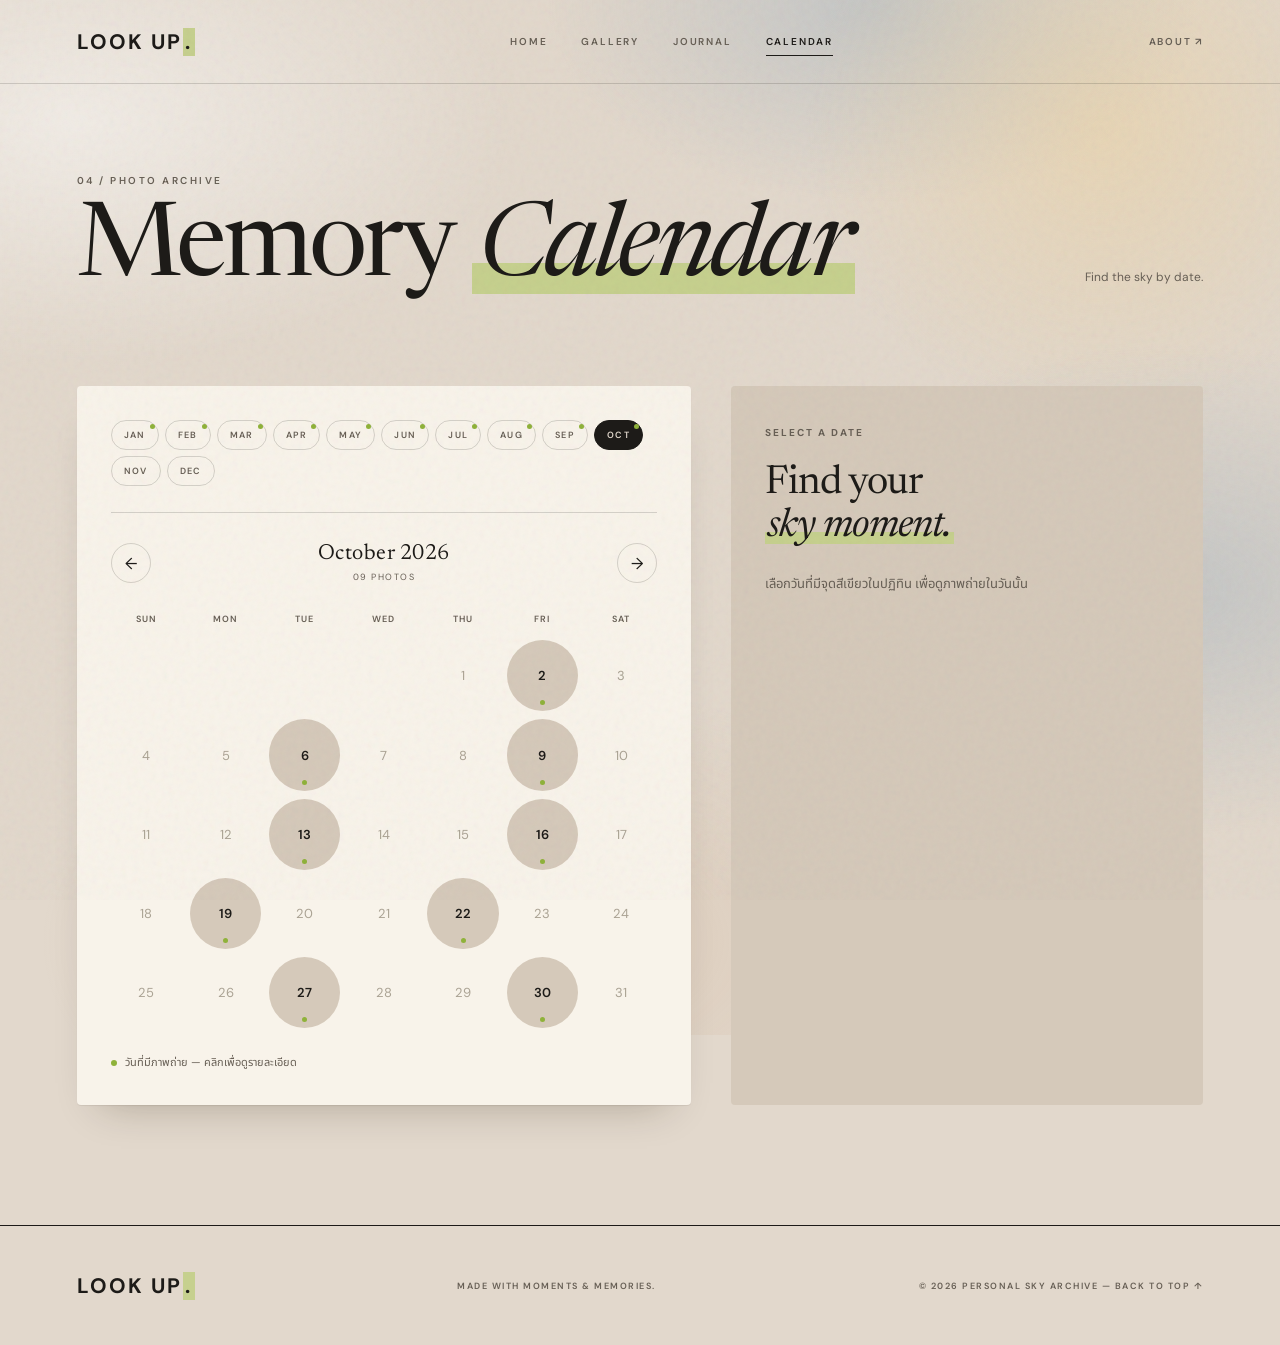
<file: calendar.html>
<!DOCTYPE html>
<html lang="th">
<head>
  <meta charset="UTF-8">
  <meta name="viewport" content="width=device-width, initial-scale=1.0">
  <meta name="description" content="Memory Calendar — ค้นหาภาพถ่ายท้องฟ้าตามวันที่">
  <title>Calendar | LOOK UP.</title>
  <link rel="preconnect" href="https://fonts.googleapis.com">
  <link rel="preconnect" href="https://fonts.gstatic.com" crossorigin>
  <link href="https://fonts.googleapis.com/css2?family=DM+Sans:wght@400;500;600;700&family=Mali:wght@400;500;600&family=Newsreader:ital,opsz,wght@0,6..72,400;0,6..72,500;1,6..72,400;1,6..72,500&family=Noto+Sans+Thai:wght@400;500;600&display=swap" rel="stylesheet">
  <link rel="stylesheet" href="styles.css">
    <style>
    #m-1:checked ~ .calendar-layout .month-1 { display: block; }
    #m-1:checked ~ .calendar-layout .month-chips label[for="m-1"] { background: var(--ink); border-color: var(--ink); color: var(--paper); }
    #m-1:focus-visible ~ .calendar-layout .month-chips label[for="m-1"] { outline: 2px solid var(--ink); outline-offset: 3px; }
    #m-2:checked ~ .calendar-layout .month-2 { display: block; }
    #m-2:checked ~ .calendar-layout .month-chips label[for="m-2"] { background: var(--ink); border-color: var(--ink); color: var(--paper); }
    #m-2:focus-visible ~ .calendar-layout .month-chips label[for="m-2"] { outline: 2px solid var(--ink); outline-offset: 3px; }
    #m-3:checked ~ .calendar-layout .month-3 { display: block; }
    #m-3:checked ~ .calendar-layout .month-chips label[for="m-3"] { background: var(--ink); border-color: var(--ink); color: var(--paper); }
    #m-3:focus-visible ~ .calendar-layout .month-chips label[for="m-3"] { outline: 2px solid var(--ink); outline-offset: 3px; }
    #m-4:checked ~ .calendar-layout .month-4 { display: block; }
    #m-4:checked ~ .calendar-layout .month-chips label[for="m-4"] { background: var(--ink); border-color: var(--ink); color: var(--paper); }
    #m-4:focus-visible ~ .calendar-layout .month-chips label[for="m-4"] { outline: 2px solid var(--ink); outline-offset: 3px; }
    #m-5:checked ~ .calendar-layout .month-5 { display: block; }
    #m-5:checked ~ .calendar-layout .month-chips label[for="m-5"] { background: var(--ink); border-color: var(--ink); color: var(--paper); }
    #m-5:focus-visible ~ .calendar-layout .month-chips label[for="m-5"] { outline: 2px solid var(--ink); outline-offset: 3px; }
    #m-6:checked ~ .calendar-layout .month-6 { display: block; }
    #m-6:checked ~ .calendar-layout .month-chips label[for="m-6"] { background: var(--ink); border-color: var(--ink); color: var(--paper); }
    #m-6:focus-visible ~ .calendar-layout .month-chips label[for="m-6"] { outline: 2px solid var(--ink); outline-offset: 3px; }
    #m-7:checked ~ .calendar-layout .month-7 { display: block; }
    #m-7:checked ~ .calendar-layout .month-chips label[for="m-7"] { background: var(--ink); border-color: var(--ink); color: var(--paper); }
    #m-7:focus-visible ~ .calendar-layout .month-chips label[for="m-7"] { outline: 2px solid var(--ink); outline-offset: 3px; }
    #m-8:checked ~ .calendar-layout .month-8 { display: block; }
    #m-8:checked ~ .calendar-layout .month-chips label[for="m-8"] { background: var(--ink); border-color: var(--ink); color: var(--paper); }
    #m-8:focus-visible ~ .calendar-layout .month-chips label[for="m-8"] { outline: 2px solid var(--ink); outline-offset: 3px; }
    #m-9:checked ~ .calendar-layout .month-9 { display: block; }
    #m-9:checked ~ .calendar-layout .month-chips label[for="m-9"] { background: var(--ink); border-color: var(--ink); color: var(--paper); }
    #m-9:focus-visible ~ .calendar-layout .month-chips label[for="m-9"] { outline: 2px solid var(--ink); outline-offset: 3px; }
    #m-10:checked ~ .calendar-layout .month-10 { display: block; }
    #m-10:checked ~ .calendar-layout .month-chips label[for="m-10"] { background: var(--ink); border-color: var(--ink); color: var(--paper); }
    #m-10:focus-visible ~ .calendar-layout .month-chips label[for="m-10"] { outline: 2px solid var(--ink); outline-offset: 3px; }
    #m-11:checked ~ .calendar-layout .month-11 { display: block; }
    #m-11:checked ~ .calendar-layout .month-chips label[for="m-11"] { background: var(--ink); border-color: var(--ink); color: var(--paper); }
    #m-11:focus-visible ~ .calendar-layout .month-chips label[for="m-11"] { outline: 2px solid var(--ink); outline-offset: 3px; }
    #m-12:checked ~ .calendar-layout .month-12 { display: block; }
    #m-12:checked ~ .calendar-layout .month-chips label[for="m-12"] { background: var(--ink); border-color: var(--ink); color: var(--paper); }
    #m-12:focus-visible ~ .calendar-layout .month-chips label[for="m-12"] { outline: 2px solid var(--ink); outline-offset: 3px; }
    #d-none:checked ~ .calendar-layout .panel-none { display: block; }
    #d-1:checked ~ .calendar-layout .panel-1 { display: block; }
    #d-1:checked ~ .calendar-layout label[for="d-1"] { background: var(--ink); color: var(--paper); }
    #d-1:checked ~ .calendar-layout label[for="d-1"]::after { background: var(--lime); }
    #d-2:checked ~ .calendar-layout .panel-2 { display: block; }
    #d-2:checked ~ .calendar-layout label[for="d-2"] { background: var(--ink); color: var(--paper); }
    #d-2:checked ~ .calendar-layout label[for="d-2"]::after { background: var(--lime); }
    #d-3:checked ~ .calendar-layout .panel-3 { display: block; }
    #d-3:checked ~ .calendar-layout label[for="d-3"] { background: var(--ink); color: var(--paper); }
    #d-3:checked ~ .calendar-layout label[for="d-3"]::after { background: var(--lime); }
    #d-4:checked ~ .calendar-layout .panel-4 { display: block; }
    #d-4:checked ~ .calendar-layout label[for="d-4"] { background: var(--ink); color: var(--paper); }
    #d-4:checked ~ .calendar-layout label[for="d-4"]::after { background: var(--lime); }
    #d-5:checked ~ .calendar-layout .panel-5 { display: block; }
    #d-5:checked ~ .calendar-layout label[for="d-5"] { background: var(--ink); color: var(--paper); }
    #d-5:checked ~ .calendar-layout label[for="d-5"]::after { background: var(--lime); }
    #d-6:checked ~ .calendar-layout .panel-6 { display: block; }
    #d-6:checked ~ .calendar-layout label[for="d-6"] { background: var(--ink); color: var(--paper); }
    #d-6:checked ~ .calendar-layout label[for="d-6"]::after { background: var(--lime); }
    #d-7:checked ~ .calendar-layout .panel-7 { display: block; }
    #d-7:checked ~ .calendar-layout label[for="d-7"] { background: var(--ink); color: var(--paper); }
    #d-7:checked ~ .calendar-layout label[for="d-7"]::after { background: var(--lime); }
    #d-8:checked ~ .calendar-layout .panel-8 { display: block; }
    #d-8:checked ~ .calendar-layout label[for="d-8"] { background: var(--ink); color: var(--paper); }
    #d-8:checked ~ .calendar-layout label[for="d-8"]::after { background: var(--lime); }
    #d-9:checked ~ .calendar-layout .panel-9 { display: block; }
    #d-9:checked ~ .calendar-layout label[for="d-9"] { background: var(--ink); color: var(--paper); }
    #d-9:checked ~ .calendar-layout label[for="d-9"]::after { background: var(--lime); }
    #d-10:checked ~ .calendar-layout .panel-10 { display: block; }
    #d-10:checked ~ .calendar-layout label[for="d-10"] { background: var(--ink); color: var(--paper); }
    #d-10:checked ~ .calendar-layout label[for="d-10"]::after { background: var(--lime); }
    #d-11:checked ~ .calendar-layout .panel-11 { display: block; }
    #d-11:checked ~ .calendar-layout label[for="d-11"] { background: var(--ink); color: var(--paper); }
    #d-11:checked ~ .calendar-layout label[for="d-11"]::after { background: var(--lime); }
    #d-12:checked ~ .calendar-layout .panel-12 { display: block; }
    #d-12:checked ~ .calendar-layout label[for="d-12"] { background: var(--ink); color: var(--paper); }
    #d-12:checked ~ .calendar-layout label[for="d-12"]::after { background: var(--lime); }
    #d-13:checked ~ .calendar-layout .panel-13 { display: block; }
    #d-13:checked ~ .calendar-layout label[for="d-13"] { background: var(--ink); color: var(--paper); }
    #d-13:checked ~ .calendar-layout label[for="d-13"]::after { background: var(--lime); }
    #d-14:checked ~ .calendar-layout .panel-14 { display: block; }
    #d-14:checked ~ .calendar-layout label[for="d-14"] { background: var(--ink); color: var(--paper); }
    #d-14:checked ~ .calendar-layout label[for="d-14"]::after { background: var(--lime); }
    #d-15:checked ~ .calendar-layout .panel-15 { display: block; }
    #d-15:checked ~ .calendar-layout label[for="d-15"] { background: var(--ink); color: var(--paper); }
    #d-15:checked ~ .calendar-layout label[for="d-15"]::after { background: var(--lime); }
    #d-16:checked ~ .calendar-layout .panel-16 { display: block; }
    #d-16:checked ~ .calendar-layout label[for="d-16"] { background: var(--ink); color: var(--paper); }
    #d-16:checked ~ .calendar-layout label[for="d-16"]::after { background: var(--lime); }
    #d-17:checked ~ .calendar-layout .panel-17 { display: block; }
    #d-17:checked ~ .calendar-layout label[for="d-17"] { background: var(--ink); color: var(--paper); }
    #d-17:checked ~ .calendar-layout label[for="d-17"]::after { background: var(--lime); }
    #d-18:checked ~ .calendar-layout .panel-18 { display: block; }
    #d-18:checked ~ .calendar-layout label[for="d-18"] { background: var(--ink); color: var(--paper); }
    #d-18:checked ~ .calendar-layout label[for="d-18"]::after { background: var(--lime); }
    #d-19:checked ~ .calendar-layout .panel-19 { display: block; }
    #d-19:checked ~ .calendar-layout label[for="d-19"] { background: var(--ink); color: var(--paper); }
    #d-19:checked ~ .calendar-layout label[for="d-19"]::after { background: var(--lime); }
    #d-20:checked ~ .calendar-layout .panel-20 { display: block; }
    #d-20:checked ~ .calendar-layout label[for="d-20"] { background: var(--ink); color: var(--paper); }
    #d-20:checked ~ .calendar-layout label[for="d-20"]::after { background: var(--lime); }
    #d-21:checked ~ .calendar-layout .panel-21 { display: block; }
    #d-21:checked ~ .calendar-layout label[for="d-21"] { background: var(--ink); color: var(--paper); }
    #d-21:checked ~ .calendar-layout label[for="d-21"]::after { background: var(--lime); }
    #d-22:checked ~ .calendar-layout .panel-22 { display: block; }
    #d-22:checked ~ .calendar-layout label[for="d-22"] { background: var(--ink); color: var(--paper); }
    #d-22:checked ~ .calendar-layout label[for="d-22"]::after { background: var(--lime); }
    #d-23:checked ~ .calendar-layout .panel-23 { display: block; }
    #d-23:checked ~ .calendar-layout label[for="d-23"] { background: var(--ink); color: var(--paper); }
    #d-23:checked ~ .calendar-layout label[for="d-23"]::after { background: var(--lime); }
    #d-24:checked ~ .calendar-layout .panel-24 { display: block; }
    #d-24:checked ~ .calendar-layout label[for="d-24"] { background: var(--ink); color: var(--paper); }
    #d-24:checked ~ .calendar-layout label[for="d-24"]::after { background: var(--lime); }
    #d-25:checked ~ .calendar-layout .panel-25 { display: block; }
    #d-25:checked ~ .calendar-layout label[for="d-25"] { background: var(--ink); color: var(--paper); }
    #d-25:checked ~ .calendar-layout label[for="d-25"]::after { background: var(--lime); }
    #d-26:checked ~ .calendar-layout .panel-26 { display: block; }
    #d-26:checked ~ .calendar-layout label[for="d-26"] { background: var(--ink); color: var(--paper); }
    #d-26:checked ~ .calendar-layout label[for="d-26"]::after { background: var(--lime); }
    #d-27:checked ~ .calendar-layout .panel-27 { display: block; }
    #d-27:checked ~ .calendar-layout label[for="d-27"] { background: var(--ink); color: var(--paper); }
    #d-27:checked ~ .calendar-layout label[for="d-27"]::after { background: var(--lime); }
    #d-28:checked ~ .calendar-layout .panel-28 { display: block; }
    #d-28:checked ~ .calendar-layout label[for="d-28"] { background: var(--ink); color: var(--paper); }
    #d-28:checked ~ .calendar-layout label[for="d-28"]::after { background: var(--lime); }
    #d-29:checked ~ .calendar-layout .panel-29 { display: block; }
    #d-29:checked ~ .calendar-layout label[for="d-29"] { background: var(--ink); color: var(--paper); }
    #d-29:checked ~ .calendar-layout label[for="d-29"]::after { background: var(--lime); }
    #d-30:checked ~ .calendar-layout .panel-30 { display: block; }
    #d-30:checked ~ .calendar-layout label[for="d-30"] { background: var(--ink); color: var(--paper); }
    #d-30:checked ~ .calendar-layout label[for="d-30"]::after { background: var(--lime); }
    #d-31:checked ~ .calendar-layout .panel-31 { display: block; }
    #d-31:checked ~ .calendar-layout label[for="d-31"] { background: var(--ink); color: var(--paper); }
    #d-31:checked ~ .calendar-layout label[for="d-31"]::after { background: var(--lime); }
    #d-32:checked ~ .calendar-layout .panel-32 { display: block; }
    #d-32:checked ~ .calendar-layout label[for="d-32"] { background: var(--ink); color: var(--paper); }
    #d-32:checked ~ .calendar-layout label[for="d-32"]::after { background: var(--lime); }
    #d-33:checked ~ .calendar-layout .panel-33 { display: block; }
    #d-33:checked ~ .calendar-layout label[for="d-33"] { background: var(--ink); color: var(--paper); }
    #d-33:checked ~ .calendar-layout label[for="d-33"]::after { background: var(--lime); }
    #d-34:checked ~ .calendar-layout .panel-34 { display: block; }
    #d-34:checked ~ .calendar-layout label[for="d-34"] { background: var(--ink); color: var(--paper); }
    #d-34:checked ~ .calendar-layout label[for="d-34"]::after { background: var(--lime); }
    #d-35:checked ~ .calendar-layout .panel-35 { display: block; }
    #d-35:checked ~ .calendar-layout label[for="d-35"] { background: var(--ink); color: var(--paper); }
    #d-35:checked ~ .calendar-layout label[for="d-35"]::after { background: var(--lime); }
    #d-36:checked ~ .calendar-layout .panel-36 { display: block; }
    #d-36:checked ~ .calendar-layout label[for="d-36"] { background: var(--ink); color: var(--paper); }
    #d-36:checked ~ .calendar-layout label[for="d-36"]::after { background: var(--lime); }
    #d-37:checked ~ .calendar-layout .panel-37 { display: block; }
    #d-37:checked ~ .calendar-layout label[for="d-37"] { background: var(--ink); color: var(--paper); }
    #d-37:checked ~ .calendar-layout label[for="d-37"]::after { background: var(--lime); }
    #d-38:checked ~ .calendar-layout .panel-38 { display: block; }
    #d-38:checked ~ .calendar-layout label[for="d-38"] { background: var(--ink); color: var(--paper); }
    #d-38:checked ~ .calendar-layout label[for="d-38"]::after { background: var(--lime); }
    #d-39:checked ~ .calendar-layout .panel-39 { display: block; }
    #d-39:checked ~ .calendar-layout label[for="d-39"] { background: var(--ink); color: var(--paper); }
    #d-39:checked ~ .calendar-layout label[for="d-39"]::after { background: var(--lime); }
  </style>
</head>

<body id="top">
  <input type="checkbox" id="nav-toggle" class="state nav-check" aria-label="เปิด/ปิดเมนู">
  <header class="navbar solid">
    <a class="logo" href="index.html">LOOK UP<span>.</span></a>

    <nav class="nav-links" aria-label="เมนูหลัก">
      <a href="index.html">HOME</a>
      <a href="gallery.html">GALLERY</a>
      <a href="journal.html">JOURNAL</a>
      <a href="calendar.html" class="active">CALENDAR</a>
      <a class="mobile-only" href="about.html">ABOUT</a>
    </nav>

    <a href="about.html" class="nav-about">ABOUT ↗</a>
    <label class="menu-toggle" for="nav-toggle" aria-label="เมนู"></label>
  </header>

  <main>
    <section class="page-hero section-wrap">
      <div class="section-heading">
        <div>
          <div class="section-label">04 / Photo archive</div>
          <h1>Memory <em>Calendar</em></h1>
        </div>
        <p class="section-note">Find the sky by date.</p>
      </div>
    </section>

    <section class="calendar-section section-wrap" id="calendar">
      <input class="state" type="radio" name="month" id="m-1" aria-label="January">
      <input class="state" type="radio" name="month" id="m-2" aria-label="February">
      <input class="state" type="radio" name="month" id="m-3" aria-label="March">
      <input class="state" type="radio" name="month" id="m-4" aria-label="April">
      <input class="state" type="radio" name="month" id="m-5" aria-label="May">
      <input class="state" type="radio" name="month" id="m-6" aria-label="June">
      <input class="state" type="radio" name="month" id="m-7" aria-label="July">
      <input class="state" type="radio" name="month" id="m-8" aria-label="August">
      <input class="state" type="radio" name="month" id="m-9" aria-label="September">
      <input class="state" type="radio" name="month" id="m-10" checked aria-label="October">
      <input class="state" type="radio" name="month" id="m-11" aria-label="November">
      <input class="state" type="radio" name="month" id="m-12" aria-label="December">
      <input class="state" type="radio" name="day" id="d-none" checked aria-label="ยังไม่ได้เลือกวัน">
      <input class="state" type="radio" name="day" id="d-1" aria-label="12 JAN 2026 A Quiet Morning">
      <input class="state" type="radio" name="day" id="d-2" aria-label="24 JAN 2026 Sky No. 27">
      <input class="state" type="radio" name="day" id="d-3" aria-label="08 FEB 2026 Golden Hour">
      <input class="state" type="radio" name="day" id="d-4" aria-label="19 FEB 2026 Sky No. 28">
      <input class="state" type="radio" name="day" id="d-5" aria-label="02 MAR 2026 Sky No. 29">
      <input class="state" type="radio" name="day" id="d-6" aria-label="15 MAR 2026 Cloud Stories">
      <input class="state" type="radio" name="day" id="d-7" aria-label="27 MAR 2026 Sky No. 30">
      <input class="state" type="radio" name="day" id="d-8" aria-label="08 APR 2026 Sky No. 31">
      <input class="state" type="radio" name="day" id="d-9" aria-label="20 APR 2026 Blue Afternoon">
      <input class="state" type="radio" name="day" id="d-10" aria-label="06 MAY 2026 Before the Rain">
      <input class="state" type="radio" name="day" id="d-11" aria-label="14 MAY 2026 Sky No. 32">
      <input class="state" type="radio" name="day" id="d-12" aria-label="29 MAY 2026 Sky No. 33">
      <input class="state" type="radio" name="day" id="d-13" aria-label="07 JUN 2026 Sky No. 34">
      <input class="state" type="radio" name="day" id="d-14" aria-label="18 JUN 2026 Last Light">
      <input class="state" type="radio" name="day" id="d-15" aria-label="26 JUN 2026 Sky No. 35">
      <input class="state" type="radio" name="day" id="d-16" aria-label="02 JUL 2026 Morning Glow">
      <input class="state" type="radio" name="day" id="d-17" aria-label="09 JUL 2026 Sky No. 36">
      <input class="state" type="radio" name="day" id="d-18" aria-label="14 JUL 2026 Cotton Clouds">
      <input class="state" type="radio" name="day" id="d-19" aria-label="20 JUL 2026 Sky No. 37">
      <input class="state" type="radio" name="day" id="d-20" aria-label="26 JUL 2026 Pastel Evening">
      <input class="state" type="radio" name="day" id="d-21" aria-label="05 AUG 2026 Open Blue">
      <input class="state" type="radio" name="day" id="d-22" aria-label="11 AUG 2026 Sky No. 38">
      <input class="state" type="radio" name="day" id="d-23" aria-label="17 AUG 2026 A New Beginning">
      <input class="state" type="radio" name="day" id="d-24" aria-label="23 AUG 2026 Sky No. 39">
      <input class="state" type="radio" name="day" id="d-25" aria-label="29 AUG 2026 Cloudy Mood">
      <input class="state" type="radio" name="day" id="d-26" aria-label="04 SEP 2026 Orange Horizon">
      <input class="state" type="radio" name="day" id="d-27" aria-label="08 SEP 2026 Sky No. 40">
      <input class="state" type="radio" name="day" id="d-28" aria-label="12 SEP 2026 Simply Blue">
      <input class="state" type="radio" name="day" id="d-29" aria-label="21 SEP 2026 Soft Sunrise">
      <input class="state" type="radio" name="day" id="d-30" aria-label="27 SEP 2026 Sky No. 41">
      <input class="state" type="radio" name="day" id="d-31" aria-label="02 OCT 2026 Passing Clouds">
      <input class="state" type="radio" name="day" id="d-32" aria-label="06 OCT 2026 Sky No. 42">
      <input class="state" type="radio" name="day" id="d-33" aria-label="09 OCT 2026 Golden Goodbye">
      <input class="state" type="radio" name="day" id="d-34" aria-label="13 OCT 2026 Sky No. 43">
      <input class="state" type="radio" name="day" id="d-35" aria-label="16 OCT 2026 Blue Escape">
      <input class="state" type="radio" name="day" id="d-36" aria-label="19 OCT 2026 Sky No. 44">
      <input class="state" type="radio" name="day" id="d-37" aria-label="22 OCT 2026 Dreamy Clouds">
      <input class="state" type="radio" name="day" id="d-38" aria-label="27 OCT 2026 Until Tomorrow">
      <input class="state" type="radio" name="day" id="d-39" aria-label="30 OCT 2026 Sky No. 45">

      <div class="calendar-layout">
        <div class="calendar-box">
          <div class="month-chips">
            <label for="m-1" class="has-photo">JAN</label>
            <label for="m-2" class="has-photo">FEB</label>
            <label for="m-3" class="has-photo">MAR</label>
            <label for="m-4" class="has-photo">APR</label>
            <label for="m-5" class="has-photo">MAY</label>
            <label for="m-6" class="has-photo">JUN</label>
            <label for="m-7" class="has-photo">JUL</label>
            <label for="m-8" class="has-photo">AUG</label>
            <label for="m-9" class="has-photo">SEP</label>
            <label for="m-10" class="has-photo">OCT</label>
            <label for="m-11">NOV</label>
            <label for="m-12">DEC</label>
          </div>

          <div class="month month-1">
            <div class="calendar-top">
              <span class="cal-nav disabled" aria-hidden="true">←</span>
              <h3>January 2026<small>02 PHOTOS</small></h3>
              <label class="cal-nav" for="m-2" aria-label="เดือนถัดไป">→</label>
            </div>

            <div class="calendar-weekdays">
              <span>SUN</span><span>MON</span><span>TUE</span>
              <span>WED</span><span>THU</span><span>FRI</span><span>SAT</span>
            </div>

            <div class="calendar-days">
              <span aria-hidden="true"></span>
              <span aria-hidden="true"></span>
              <span aria-hidden="true"></span>
              <span aria-hidden="true"></span>
              <span>1</span>
              <span>2</span>
              <span>3</span>
              <span>4</span>
              <span>5</span>
              <span>6</span>
              <span>7</span>
              <span>8</span>
              <span>9</span>
              <span>10</span>
              <span>11</span>
              <label class="has-photo" for="d-1" aria-label="12 JAN 2026 — A Quiet Morning">12</label>
              <span>13</span>
              <span>14</span>
              <span>15</span>
              <span>16</span>
              <span>17</span>
              <span>18</span>
              <span>19</span>
              <span>20</span>
              <span>21</span>
              <span>22</span>
              <span>23</span>
              <label class="has-photo" for="d-2" aria-label="24 JAN 2026 — Sky No. 27">24</label>
              <span>25</span>
              <span>26</span>
              <span>27</span>
              <span>28</span>
              <span>29</span>
              <span>30</span>
              <span>31</span>
            </div>
          </div>
          <div class="month month-2">
            <div class="calendar-top">
              <label class="cal-nav" for="m-1" aria-label="เดือนก่อนหน้า">←</label>
              <h3>February 2026<small>02 PHOTOS</small></h3>
              <label class="cal-nav" for="m-3" aria-label="เดือนถัดไป">→</label>
            </div>

            <div class="calendar-weekdays">
              <span>SUN</span><span>MON</span><span>TUE</span>
              <span>WED</span><span>THU</span><span>FRI</span><span>SAT</span>
            </div>

            <div class="calendar-days">
              <span>1</span>
              <span>2</span>
              <span>3</span>
              <span>4</span>
              <span>5</span>
              <span>6</span>
              <span>7</span>
              <label class="has-photo" for="d-3" aria-label="08 FEB 2026 — Golden Hour">8</label>
              <span>9</span>
              <span>10</span>
              <span>11</span>
              <span>12</span>
              <span>13</span>
              <span>14</span>
              <span>15</span>
              <span>16</span>
              <span>17</span>
              <span>18</span>
              <label class="has-photo" for="d-4" aria-label="19 FEB 2026 — Sky No. 28">19</label>
              <span>20</span>
              <span>21</span>
              <span>22</span>
              <span>23</span>
              <span>24</span>
              <span>25</span>
              <span>26</span>
              <span>27</span>
              <span>28</span>
            </div>
          </div>
          <div class="month month-3">
            <div class="calendar-top">
              <label class="cal-nav" for="m-2" aria-label="เดือนก่อนหน้า">←</label>
              <h3>March 2026<small>03 PHOTOS</small></h3>
              <label class="cal-nav" for="m-4" aria-label="เดือนถัดไป">→</label>
            </div>

            <div class="calendar-weekdays">
              <span>SUN</span><span>MON</span><span>TUE</span>
              <span>WED</span><span>THU</span><span>FRI</span><span>SAT</span>
            </div>

            <div class="calendar-days">
              <span>1</span>
              <label class="has-photo" for="d-5" aria-label="02 MAR 2026 — Sky No. 29">2</label>
              <span>3</span>
              <span>4</span>
              <span>5</span>
              <span>6</span>
              <span>7</span>
              <span>8</span>
              <span>9</span>
              <span>10</span>
              <span>11</span>
              <span>12</span>
              <span>13</span>
              <span>14</span>
              <label class="has-photo" for="d-6" aria-label="15 MAR 2026 — Cloud Stories">15</label>
              <span>16</span>
              <span>17</span>
              <span>18</span>
              <span>19</span>
              <span>20</span>
              <span>21</span>
              <span>22</span>
              <span>23</span>
              <span>24</span>
              <span>25</span>
              <span>26</span>
              <label class="has-photo" for="d-7" aria-label="27 MAR 2026 — Sky No. 30">27</label>
              <span>28</span>
              <span>29</span>
              <span>30</span>
              <span>31</span>
            </div>
          </div>
          <div class="month month-4">
            <div class="calendar-top">
              <label class="cal-nav" for="m-3" aria-label="เดือนก่อนหน้า">←</label>
              <h3>April 2026<small>02 PHOTOS</small></h3>
              <label class="cal-nav" for="m-5" aria-label="เดือนถัดไป">→</label>
            </div>

            <div class="calendar-weekdays">
              <span>SUN</span><span>MON</span><span>TUE</span>
              <span>WED</span><span>THU</span><span>FRI</span><span>SAT</span>
            </div>

            <div class="calendar-days">
              <span aria-hidden="true"></span>
              <span aria-hidden="true"></span>
              <span aria-hidden="true"></span>
              <span>1</span>
              <span>2</span>
              <span>3</span>
              <span>4</span>
              <span>5</span>
              <span>6</span>
              <span>7</span>
              <label class="has-photo" for="d-8" aria-label="08 APR 2026 — Sky No. 31">8</label>
              <span>9</span>
              <span>10</span>
              <span>11</span>
              <span>12</span>
              <span>13</span>
              <span>14</span>
              <span>15</span>
              <span>16</span>
              <span>17</span>
              <span>18</span>
              <span>19</span>
              <label class="has-photo" for="d-9" aria-label="20 APR 2026 — Blue Afternoon">20</label>
              <span>21</span>
              <span>22</span>
              <span>23</span>
              <span>24</span>
              <span>25</span>
              <span>26</span>
              <span>27</span>
              <span>28</span>
              <span>29</span>
              <span>30</span>
            </div>
          </div>
          <div class="month month-5">
            <div class="calendar-top">
              <label class="cal-nav" for="m-4" aria-label="เดือนก่อนหน้า">←</label>
              <h3>May 2026<small>03 PHOTOS</small></h3>
              <label class="cal-nav" for="m-6" aria-label="เดือนถัดไป">→</label>
            </div>

            <div class="calendar-weekdays">
              <span>SUN</span><span>MON</span><span>TUE</span>
              <span>WED</span><span>THU</span><span>FRI</span><span>SAT</span>
            </div>

            <div class="calendar-days">
              <span aria-hidden="true"></span>
              <span aria-hidden="true"></span>
              <span aria-hidden="true"></span>
              <span aria-hidden="true"></span>
              <span aria-hidden="true"></span>
              <span>1</span>
              <span>2</span>
              <span>3</span>
              <span>4</span>
              <span>5</span>
              <label class="has-photo" for="d-10" aria-label="06 MAY 2026 — Before the Rain">6</label>
              <span>7</span>
              <span>8</span>
              <span>9</span>
              <span>10</span>
              <span>11</span>
              <span>12</span>
              <span>13</span>
              <label class="has-photo" for="d-11" aria-label="14 MAY 2026 — Sky No. 32">14</label>
              <span>15</span>
              <span>16</span>
              <span>17</span>
              <span>18</span>
              <span>19</span>
              <span>20</span>
              <span>21</span>
              <span>22</span>
              <span>23</span>
              <span>24</span>
              <span>25</span>
              <span>26</span>
              <span>27</span>
              <span>28</span>
              <label class="has-photo" for="d-12" aria-label="29 MAY 2026 — Sky No. 33">29</label>
              <span>30</span>
              <span>31</span>
            </div>
          </div>
          <div class="month month-6">
            <div class="calendar-top">
              <label class="cal-nav" for="m-5" aria-label="เดือนก่อนหน้า">←</label>
              <h3>June 2026<small>03 PHOTOS</small></h3>
              <label class="cal-nav" for="m-7" aria-label="เดือนถัดไป">→</label>
            </div>

            <div class="calendar-weekdays">
              <span>SUN</span><span>MON</span><span>TUE</span>
              <span>WED</span><span>THU</span><span>FRI</span><span>SAT</span>
            </div>

            <div class="calendar-days">
              <span aria-hidden="true"></span>
              <span>1</span>
              <span>2</span>
              <span>3</span>
              <span>4</span>
              <span>5</span>
              <span>6</span>
              <label class="has-photo" for="d-13" aria-label="07 JUN 2026 — Sky No. 34">7</label>
              <span>8</span>
              <span>9</span>
              <span>10</span>
              <span>11</span>
              <span>12</span>
              <span>13</span>
              <span>14</span>
              <span>15</span>
              <span>16</span>
              <span>17</span>
              <label class="has-photo" for="d-14" aria-label="18 JUN 2026 — Last Light">18</label>
              <span>19</span>
              <span>20</span>
              <span>21</span>
              <span>22</span>
              <span>23</span>
              <span>24</span>
              <span>25</span>
              <label class="has-photo" for="d-15" aria-label="26 JUN 2026 — Sky No. 35">26</label>
              <span>27</span>
              <span>28</span>
              <span>29</span>
              <span>30</span>
            </div>
          </div>
          <div class="month month-7">
            <div class="calendar-top">
              <label class="cal-nav" for="m-6" aria-label="เดือนก่อนหน้า">←</label>
              <h3>July 2026<small>05 PHOTOS</small></h3>
              <label class="cal-nav" for="m-8" aria-label="เดือนถัดไป">→</label>
            </div>

            <div class="calendar-weekdays">
              <span>SUN</span><span>MON</span><span>TUE</span>
              <span>WED</span><span>THU</span><span>FRI</span><span>SAT</span>
            </div>

            <div class="calendar-days">
              <span aria-hidden="true"></span>
              <span aria-hidden="true"></span>
              <span aria-hidden="true"></span>
              <span>1</span>
              <label class="has-photo" for="d-16" aria-label="02 JUL 2026 — Morning Glow">2</label>
              <span>3</span>
              <span>4</span>
              <span>5</span>
              <span>6</span>
              <span>7</span>
              <span>8</span>
              <label class="has-photo" for="d-17" aria-label="09 JUL 2026 — Sky No. 36">9</label>
              <span>10</span>
              <span>11</span>
              <span>12</span>
              <span>13</span>
              <label class="has-photo" for="d-18" aria-label="14 JUL 2026 — Cotton Clouds">14</label>
              <span>15</span>
              <span>16</span>
              <span>17</span>
              <span>18</span>
              <span>19</span>
              <label class="has-photo" for="d-19" aria-label="20 JUL 2026 — Sky No. 37">20</label>
              <span>21</span>
              <span>22</span>
              <span>23</span>
              <span>24</span>
              <span>25</span>
              <label class="has-photo" for="d-20" aria-label="26 JUL 2026 — Pastel Evening">26</label>
              <span>27</span>
              <span>28</span>
              <span>29</span>
              <span>30</span>
              <span>31</span>
            </div>
          </div>
          <div class="month month-8">
            <div class="calendar-top">
              <label class="cal-nav" for="m-7" aria-label="เดือนก่อนหน้า">←</label>
              <h3>August 2026<small>05 PHOTOS</small></h3>
              <label class="cal-nav" for="m-9" aria-label="เดือนถัดไป">→</label>
            </div>

            <div class="calendar-weekdays">
              <span>SUN</span><span>MON</span><span>TUE</span>
              <span>WED</span><span>THU</span><span>FRI</span><span>SAT</span>
            </div>

            <div class="calendar-days">
              <span aria-hidden="true"></span>
              <span aria-hidden="true"></span>
              <span aria-hidden="true"></span>
              <span aria-hidden="true"></span>
              <span aria-hidden="true"></span>
              <span aria-hidden="true"></span>
              <span>1</span>
              <span>2</span>
              <span>3</span>
              <span>4</span>
              <label class="has-photo" for="d-21" aria-label="05 AUG 2026 — Open Blue">5</label>
              <span>6</span>
              <span>7</span>
              <span>8</span>
              <span>9</span>
              <span>10</span>
              <label class="has-photo" for="d-22" aria-label="11 AUG 2026 — Sky No. 38">11</label>
              <span>12</span>
              <span>13</span>
              <span>14</span>
              <span>15</span>
              <span>16</span>
              <label class="has-photo" for="d-23" aria-label="17 AUG 2026 — A New Beginning">17</label>
              <span>18</span>
              <span>19</span>
              <span>20</span>
              <span>21</span>
              <span>22</span>
              <label class="has-photo" for="d-24" aria-label="23 AUG 2026 — Sky No. 39">23</label>
              <span>24</span>
              <span>25</span>
              <span>26</span>
              <span>27</span>
              <span>28</span>
              <label class="has-photo" for="d-25" aria-label="29 AUG 2026 — Cloudy Mood">29</label>
              <span>30</span>
              <span>31</span>
            </div>
          </div>
          <div class="month month-9">
            <div class="calendar-top">
              <label class="cal-nav" for="m-8" aria-label="เดือนก่อนหน้า">←</label>
              <h3>September 2026<small>05 PHOTOS</small></h3>
              <label class="cal-nav" for="m-10" aria-label="เดือนถัดไป">→</label>
            </div>

            <div class="calendar-weekdays">
              <span>SUN</span><span>MON</span><span>TUE</span>
              <span>WED</span><span>THU</span><span>FRI</span><span>SAT</span>
            </div>

            <div class="calendar-days">
              <span aria-hidden="true"></span>
              <span aria-hidden="true"></span>
              <span>1</span>
              <span>2</span>
              <span>3</span>
              <label class="has-photo" for="d-26" aria-label="04 SEP 2026 — Orange Horizon">4</label>
              <span>5</span>
              <span>6</span>
              <span>7</span>
              <label class="has-photo" for="d-27" aria-label="08 SEP 2026 — Sky No. 40">8</label>
              <span>9</span>
              <span>10</span>
              <span>11</span>
              <label class="has-photo" for="d-28" aria-label="12 SEP 2026 — Simply Blue">12</label>
              <span>13</span>
              <span>14</span>
              <span>15</span>
              <span>16</span>
              <span>17</span>
              <span>18</span>
              <span>19</span>
              <span>20</span>
              <label class="has-photo" for="d-29" aria-label="21 SEP 2026 — Soft Sunrise">21</label>
              <span>22</span>
              <span>23</span>
              <span>24</span>
              <span>25</span>
              <span>26</span>
              <label class="has-photo" for="d-30" aria-label="27 SEP 2026 — Sky No. 41">27</label>
              <span>28</span>
              <span>29</span>
              <span>30</span>
            </div>
          </div>
          <div class="month month-10">
            <div class="calendar-top">
              <label class="cal-nav" for="m-9" aria-label="เดือนก่อนหน้า">←</label>
              <h3>October 2026<small>09 PHOTOS</small></h3>
              <label class="cal-nav" for="m-11" aria-label="เดือนถัดไป">→</label>
            </div>

            <div class="calendar-weekdays">
              <span>SUN</span><span>MON</span><span>TUE</span>
              <span>WED</span><span>THU</span><span>FRI</span><span>SAT</span>
            </div>

            <div class="calendar-days">
              <span aria-hidden="true"></span>
              <span aria-hidden="true"></span>
              <span aria-hidden="true"></span>
              <span aria-hidden="true"></span>
              <span>1</span>
              <label class="has-photo" for="d-31" aria-label="02 OCT 2026 — Passing Clouds">2</label>
              <span>3</span>
              <span>4</span>
              <span>5</span>
              <label class="has-photo" for="d-32" aria-label="06 OCT 2026 — Sky No. 42">6</label>
              <span>7</span>
              <span>8</span>
              <label class="has-photo" for="d-33" aria-label="09 OCT 2026 — Golden Goodbye">9</label>
              <span>10</span>
              <span>11</span>
              <span>12</span>
              <label class="has-photo" for="d-34" aria-label="13 OCT 2026 — Sky No. 43">13</label>
              <span>14</span>
              <span>15</span>
              <label class="has-photo" for="d-35" aria-label="16 OCT 2026 — Blue Escape">16</label>
              <span>17</span>
              <span>18</span>
              <label class="has-photo" for="d-36" aria-label="19 OCT 2026 — Sky No. 44">19</label>
              <span>20</span>
              <span>21</span>
              <label class="has-photo" for="d-37" aria-label="22 OCT 2026 — Dreamy Clouds">22</label>
              <span>23</span>
              <span>24</span>
              <span>25</span>
              <span>26</span>
              <label class="has-photo" for="d-38" aria-label="27 OCT 2026 — Until Tomorrow">27</label>
              <span>28</span>
              <span>29</span>
              <label class="has-photo" for="d-39" aria-label="30 OCT 2026 — Sky No. 45">30</label>
              <span>31</span>
            </div>
          </div>
          <div class="month month-11">
            <div class="calendar-top">
              <label class="cal-nav" for="m-10" aria-label="เดือนก่อนหน้า">←</label>
              <h3>November 2026<small>NO PHOTOS YET</small></h3>
              <label class="cal-nav" for="m-12" aria-label="เดือนถัดไป">→</label>
            </div>

            <div class="calendar-weekdays">
              <span>SUN</span><span>MON</span><span>TUE</span>
              <span>WED</span><span>THU</span><span>FRI</span><span>SAT</span>
            </div>

            <div class="calendar-days">
              <span>1</span>
              <span>2</span>
              <span>3</span>
              <span>4</span>
              <span>5</span>
              <span>6</span>
              <span>7</span>
              <span>8</span>
              <span>9</span>
              <span>10</span>
              <span>11</span>
              <span>12</span>
              <span>13</span>
              <span>14</span>
              <span>15</span>
              <span>16</span>
              <span>17</span>
              <span>18</span>
              <span>19</span>
              <span>20</span>
              <span>21</span>
              <span>22</span>
              <span>23</span>
              <span>24</span>
              <span>25</span>
              <span>26</span>
              <span>27</span>
              <span>28</span>
              <span>29</span>
              <span>30</span>
            </div>
          </div>
          <div class="month month-12">
            <div class="calendar-top">
              <label class="cal-nav" for="m-11" aria-label="เดือนก่อนหน้า">←</label>
              <h3>December 2026<small>NO PHOTOS YET</small></h3>
              <span class="cal-nav disabled" aria-hidden="true">→</span>
            </div>

            <div class="calendar-weekdays">
              <span>SUN</span><span>MON</span><span>TUE</span>
              <span>WED</span><span>THU</span><span>FRI</span><span>SAT</span>
            </div>

            <div class="calendar-days">
              <span aria-hidden="true"></span>
              <span aria-hidden="true"></span>
              <span>1</span>
              <span>2</span>
              <span>3</span>
              <span>4</span>
              <span>5</span>
              <span>6</span>
              <span>7</span>
              <span>8</span>
              <span>9</span>
              <span>10</span>
              <span>11</span>
              <span>12</span>
              <span>13</span>
              <span>14</span>
              <span>15</span>
              <span>16</span>
              <span>17</span>
              <span>18</span>
              <span>19</span>
              <span>20</span>
              <span>21</span>
              <span>22</span>
              <span>23</span>
              <span>24</span>
              <span>25</span>
              <span>26</span>
              <span>27</span>
              <span>28</span>
              <span>29</span>
              <span>30</span>
              <span>31</span>
            </div>
          </div>

          <p class="calendar-legend"><i></i>วันที่มีภาพถ่าย — คลิกเพื่อดูรายละเอียด</p>
        </div>

        <div class="calendar-result">
          <div class="result-panel panel-none">
            <span class="result-label">SELECT A DATE</span>
            <h3>Find your<br><em>sky moment.</em></h3>
            <p>เลือกวันที่มีจุดสีเขียวในปฏิทิน เพื่อดูภาพถ่ายในวันนั้น</p>
          </div>
          <div class="result-panel panel-1">
            <span class="result-label">12 JAN 2026</span>
            <h3>Your sky<br><em>memories.</em></h3>
            <p>พบภาพถ่าย 1 ภาพในวันนี้ — เช้าวันหนึ่งที่ท้องฟ้าเริ่มเปลี่ยนสี แสงแดดอ่อน ๆ ทำให้บรรยากาศดูสงบ</p>
            <div class="result-stage sunrise">
              <a class="polaroid" href="gallery.html#photo-1">
                <span class="polaroid-photo"><img src="images/sky-01.jpg" alt="A Quiet Morning" loading="lazy"></span>
                <span class="polaroid-caption"><strong>A Quiet Morning</strong><small>SUNRISE</small></span>
              </a>
            </div>
            <a class="text-link" href="gallery.html#photo-1">VIEW PHOTO ↗</a>
          </div>
          <div class="result-panel panel-2">
            <span class="result-label">24 JAN 2026</span>
            <h3>Your sky<br><em>memories.</em></h3>
            <p>พบภาพถ่าย 1 ภาพในวันนี้ — ท้องฟ้าอีกวันหนึ่งที่หยุดมองแล้วอยากเก็บไว้ ไม่มีอะไรพิเศษ แต่เป็นของวันนั้นจริง ๆ</p>
            <div class="result-stage sunrise">
              <a class="polaroid" href="gallery.html#photo-2">
                <span class="polaroid-photo"><img src="images/sky-27.jpg" alt="Sky No. 27" loading="lazy"></span>
                <span class="polaroid-caption"><strong>Sky No. 27</strong><small>SUNRISE</small></span>
              </a>
            </div>
            <a class="text-link" href="gallery.html#photo-2">VIEW PHOTO ↗</a>
          </div>
          <div class="result-panel panel-3">
            <span class="result-label">08 FEB 2026</span>
            <h3>Your sky<br><em>memories.</em></h3>
            <p>พบภาพถ่าย 1 ภาพในวันนี้ — ช่วงเวลาที่ท้องฟ้าเปลี่ยนเป็นสีส้มทอง ก่อนที่พระอาทิตย์จะลับขอบฟ้า</p>
            <div class="result-stage sunset">
              <a class="polaroid" href="gallery.html#photo-3">
                <span class="polaroid-photo"><img src="images/sky-02.jpg" alt="Golden Hour" loading="lazy"></span>
                <span class="polaroid-caption"><strong>Golden Hour</strong><small>SUNSET</small></span>
              </a>
            </div>
            <a class="text-link" href="gallery.html#photo-3">VIEW PHOTO ↗</a>
          </div>
          <div class="result-panel panel-4">
            <span class="result-label">19 FEB 2026</span>
            <h3>Your sky<br><em>memories.</em></h3>
            <p>พบภาพถ่าย 1 ภาพในวันนี้ — ช่วงเวลาเล็ก ๆ ระหว่างวันที่เงยหน้าขึ้นมอง แล้วรู้สึกว่าอยากจดจำมันไว้</p>
            <div class="result-stage sunset">
              <a class="polaroid" href="gallery.html#photo-4">
                <span class="polaroid-photo"><img src="images/sky-28.jpg" alt="Sky No. 28" loading="lazy"></span>
                <span class="polaroid-caption"><strong>Sky No. 28</strong><small>SUNSET</small></span>
              </a>
            </div>
            <a class="text-link" href="gallery.html#photo-4">VIEW PHOTO ↗</a>
          </div>
          <div class="result-panel panel-5">
            <span class="result-label">02 MAR 2026</span>
            <h3>Your sky<br><em>memories.</em></h3>
            <p>พบภาพถ่าย 1 ภาพในวันนี้ — แสงและสีของท้องฟ้าในวันนี้ไม่เหมือนวันไหน ๆ จึงอยากเก็บไว้ในคอลเลกชัน</p>
            <div class="result-stage cloudy">
              <a class="polaroid" href="gallery.html#photo-5">
                <span class="polaroid-photo"><img src="images/sky-29.jpg" alt="Sky No. 29" loading="lazy"></span>
                <span class="polaroid-caption"><strong>Sky No. 29</strong><small>CLOUDY</small></span>
              </a>
            </div>
            <a class="text-link" href="gallery.html#photo-5">VIEW PHOTO ↗</a>
          </div>
          <div class="result-panel panel-6">
            <span class="result-label">15 MAR 2026</span>
            <h3>Your sky<br><em>memories.</em></h3>
            <p>พบภาพถ่าย 1 ภาพในวันนี้ — กลุ่มเมฆที่ลอยผ่านท้องฟ้า แต่ละก้อนมีรูปร่างและความสวยงามต่างกัน</p>
            <div class="result-stage cloudy">
              <a class="polaroid" href="gallery.html#photo-6">
                <span class="polaroid-photo"><img src="images/sky-03.jpg" alt="Cloud Stories" loading="lazy"></span>
                <span class="polaroid-caption"><strong>Cloud Stories</strong><small>CLOUDY</small></span>
              </a>
            </div>
            <a class="text-link" href="gallery.html#photo-6">VIEW PHOTO ↗</a>
          </div>
          <div class="result-panel panel-7">
            <span class="result-label">27 MAR 2026</span>
            <h3>Your sky<br><em>memories.</em></h3>
            <p>พบภาพถ่าย 1 ภาพในวันนี้ — ภาพธรรมดาของท้องฟ้า ที่เมื่อกลับมาดูอีกครั้งก็ทำให้นึกถึงบรรยากาศวันนั้น</p>
            <div class="result-stage blue">
              <a class="polaroid" href="gallery.html#photo-7">
                <span class="polaroid-photo"><img src="images/sky-30.jpg" alt="Sky No. 30" loading="lazy"></span>
                <span class="polaroid-caption"><strong>Sky No. 30</strong><small>BLUE</small></span>
              </a>
            </div>
            <a class="text-link" href="gallery.html#photo-7">VIEW PHOTO ↗</a>
          </div>
          <div class="result-panel panel-8">
            <span class="result-label">08 APR 2026</span>
            <h3>Your sky<br><em>memories.</em></h3>
            <p>พบภาพถ่าย 1 ภาพในวันนี้ — ท้องฟ้าอีกวันหนึ่งที่หยุดมองแล้วอยากเก็บไว้ ไม่มีอะไรพิเศษ แต่เป็นของวันนั้นจริง ๆ</p>
            <div class="result-stage sunrise">
              <a class="polaroid" href="gallery.html#photo-8">
                <span class="polaroid-photo"><img src="images/sky-31.jpg" alt="Sky No. 31" loading="lazy"></span>
                <span class="polaroid-caption"><strong>Sky No. 31</strong><small>SUNRISE</small></span>
              </a>
            </div>
            <a class="text-link" href="gallery.html#photo-8">VIEW PHOTO ↗</a>
          </div>
          <div class="result-panel panel-9">
            <span class="result-label">20 APR 2026</span>
            <h3>Your sky<br><em>memories.</em></h3>
            <p>พบภาพถ่าย 1 ภาพในวันนี้ — ท้องฟ้าสีฟ้าในช่วงบ่าย เป็นวันที่อากาศสดใสและเหมาะกับการออกไปถ่ายรูป</p>
            <div class="result-stage blue">
              <a class="polaroid" href="gallery.html#photo-9">
                <span class="polaroid-photo"><img src="images/sky-09.JPG" alt="Blue Afternoon" loading="lazy"></span>
                <span class="polaroid-caption"><strong>Blue Afternoon</strong><small>BLUE</small></span>
              </a>
            </div>
            <a class="text-link" href="gallery.html#photo-9">VIEW PHOTO ↗</a>
          </div>
          <div class="result-panel panel-10">
            <span class="result-label">06 MAY 2026</span>
            <h3>Your sky<br><em>memories.</em></h3>
            <p>พบภาพถ่าย 1 ภาพในวันนี้ — ก่อนที่ฝนจะตก ท้องฟ้าถูกปกคลุมด้วยเมฆสีเข้มและให้บรรยากาศที่แตกต่าง</p>
            <div class="result-stage cloudy">
              <a class="polaroid" href="gallery.html#photo-10">
                <span class="polaroid-photo"><img src="images/sky-24.jpg" alt="Before the Rain" loading="lazy"></span>
                <span class="polaroid-caption"><strong>Before the Rain</strong><small>CLOUDY</small></span>
              </a>
            </div>
            <a class="text-link" href="gallery.html#photo-10">VIEW PHOTO ↗</a>
          </div>
          <div class="result-panel panel-11">
            <span class="result-label">14 MAY 2026</span>
            <h3>Your sky<br><em>memories.</em></h3>
            <p>พบภาพถ่าย 1 ภาพในวันนี้ — ช่วงเวลาเล็ก ๆ ระหว่างวันที่เงยหน้าขึ้นมอง แล้วรู้สึกว่าอยากจดจำมันไว้</p>
            <div class="result-stage sunset">
              <a class="polaroid" href="gallery.html#photo-11">
                <span class="polaroid-photo"><img src="images/sky-32.jpg" alt="Sky No. 32" loading="lazy"></span>
                <span class="polaroid-caption"><strong>Sky No. 32</strong><small>SUNSET</small></span>
              </a>
            </div>
            <a class="text-link" href="gallery.html#photo-11">VIEW PHOTO ↗</a>
          </div>
          <div class="result-panel panel-12">
            <span class="result-label">29 MAY 2026</span>
            <h3>Your sky<br><em>memories.</em></h3>
            <p>พบภาพถ่าย 1 ภาพในวันนี้ — แสงและสีของท้องฟ้าในวันนี้ไม่เหมือนวันไหน ๆ จึงอยากเก็บไว้ในคอลเลกชัน</p>
            <div class="result-stage cloudy">
              <a class="polaroid" href="gallery.html#photo-12">
                <span class="polaroid-photo"><img src="images/sky-33.jpg" alt="Sky No. 33" loading="lazy"></span>
                <span class="polaroid-caption"><strong>Sky No. 33</strong><small>CLOUDY</small></span>
              </a>
            </div>
            <a class="text-link" href="gallery.html#photo-12">VIEW PHOTO ↗</a>
          </div>
          <div class="result-panel panel-13">
            <span class="result-label">07 JUN 2026</span>
            <h3>Your sky<br><em>memories.</em></h3>
            <p>พบภาพถ่าย 1 ภาพในวันนี้ — ภาพธรรมดาของท้องฟ้า ที่เมื่อกลับมาดูอีกครั้งก็ทำให้นึกถึงบรรยากาศวันนั้น</p>
            <div class="result-stage blue">
              <a class="polaroid" href="gallery.html#photo-13">
                <span class="polaroid-photo"><img src="images/sky-34.jpg" alt="Sky No. 34" loading="lazy"></span>
                <span class="polaroid-caption"><strong>Sky No. 34</strong><small>BLUE</small></span>
              </a>
            </div>
            <a class="text-link" href="gallery.html#photo-13">VIEW PHOTO ↗</a>
          </div>
          <div class="result-panel panel-14">
            <span class="result-label">18 JUN 2026</span>
            <h3>Your sky<br><em>memories.</em></h3>
            <p>พบภาพถ่าย 1 ภาพในวันนี้ — แสงสุดท้ายของวัน เป็นช่วงเวลาสั้น ๆ ที่อยากเก็บไว้ในความทรงจำ</p>
            <div class="result-stage sunset">
              <a class="polaroid" href="gallery.html#photo-14">
                <span class="polaroid-photo"><img src="images/sky-10.JPG" alt="Last Light" loading="lazy"></span>
                <span class="polaroid-caption"><strong>Last Light</strong><small>SUNSET</small></span>
              </a>
            </div>
            <a class="text-link" href="gallery.html#photo-14">VIEW PHOTO ↗</a>
          </div>
          <div class="result-panel panel-15">
            <span class="result-label">26 JUN 2026</span>
            <h3>Your sky<br><em>memories.</em></h3>
            <p>พบภาพถ่าย 1 ภาพในวันนี้ — ท้องฟ้าอีกวันหนึ่งที่หยุดมองแล้วอยากเก็บไว้ ไม่มีอะไรพิเศษ แต่เป็นของวันนั้นจริง ๆ</p>
            <div class="result-stage sunrise">
              <a class="polaroid" href="gallery.html#photo-15">
                <span class="polaroid-photo"><img src="images/sky-35.jpg" alt="Sky No. 35" loading="lazy"></span>
                <span class="polaroid-caption"><strong>Sky No. 35</strong><small>SUNRISE</small></span>
              </a>
            </div>
            <a class="text-link" href="gallery.html#photo-15">VIEW PHOTO ↗</a>
          </div>
          <div class="result-panel panel-16">
            <span class="result-label">02 JUL 2026</span>
            <h3>Your sky<br><em>memories.</em></h3>
            <p>พบภาพถ่าย 1 ภาพในวันนี้ — แสงสีทองยามเช้าที่ค่อย ๆ ส่องผ่านขอบฟ้า เริ่มต้นวันใหม่อย่างสดใส</p>
            <div class="result-stage sunrise">
              <a class="polaroid" href="gallery.html#photo-16">
                <span class="polaroid-photo"><img src="images/sky-11.JPG" alt="Morning Glow" loading="lazy"></span>
                <span class="polaroid-caption"><strong>Morning Glow</strong><small>SUNRISE</small></span>
              </a>
            </div>
            <a class="text-link" href="gallery.html#photo-16">VIEW PHOTO ↗</a>
          </div>
          <div class="result-panel panel-17">
            <span class="result-label">09 JUL 2026</span>
            <h3>Your sky<br><em>memories.</em></h3>
            <p>พบภาพถ่าย 1 ภาพในวันนี้ — ช่วงเวลาเล็ก ๆ ระหว่างวันที่เงยหน้าขึ้นมอง แล้วรู้สึกว่าอยากจดจำมันไว้</p>
            <div class="result-stage sunset">
              <a class="polaroid" href="gallery.html#photo-17">
                <span class="polaroid-photo"><img src="images/sky-36.jpg" alt="Sky No. 36" loading="lazy"></span>
                <span class="polaroid-caption"><strong>Sky No. 36</strong><small>SUNSET</small></span>
              </a>
            </div>
            <a class="text-link" href="gallery.html#photo-17">VIEW PHOTO ↗</a>
          </div>
          <div class="result-panel panel-18">
            <span class="result-label">14 JUL 2026</span>
            <h3>Your sky<br><em>memories.</em></h3>
            <p>พบภาพถ่าย 1 ภาพในวันนี้ — ก้อนเมฆสีขาวนุ่มคล้ายปุยฝ้าย ลอยอยู่บนท้องฟ้าสีฟ้าอ่อน</p>
            <div class="result-stage cloudy">
              <a class="polaroid" href="gallery.html#photo-18">
                <span class="polaroid-photo"><img src="images/sky-12.jpg" alt="Cotton Clouds" loading="lazy"></span>
                <span class="polaroid-caption"><strong>Cotton Clouds</strong><small>CLOUDY</small></span>
              </a>
            </div>
            <a class="text-link" href="gallery.html#photo-18">VIEW PHOTO ↗</a>
          </div>
          <div class="result-panel panel-19">
            <span class="result-label">20 JUL 2026</span>
            <h3>Your sky<br><em>memories.</em></h3>
            <p>พบภาพถ่าย 1 ภาพในวันนี้ — แสงและสีของท้องฟ้าในวันนี้ไม่เหมือนวันไหน ๆ จึงอยากเก็บไว้ในคอลเลกชัน</p>
            <div class="result-stage cloudy">
              <a class="polaroid" href="gallery.html#photo-19">
                <span class="polaroid-photo"><img src="images/sky-37.jpg" alt="Sky No. 37" loading="lazy"></span>
                <span class="polaroid-caption"><strong>Sky No. 37</strong><small>CLOUDY</small></span>
              </a>
            </div>
            <a class="text-link" href="gallery.html#photo-19">VIEW PHOTO ↗</a>
          </div>
          <div class="result-panel panel-20">
            <span class="result-label">26 JUL 2026</span>
            <h3>Your sky<br><em>memories.</em></h3>
            <p>พบภาพถ่าย 1 ภาพในวันนี้ — ท้องฟ้ายามเย็นที่แต่งแต้มด้วยสีชมพูและม่วง เป็นช่วงเวลาที่ดูอบอุ่น</p>
            <div class="result-stage sunset">
              <a class="polaroid" href="gallery.html#photo-20">
                <span class="polaroid-photo"><img src="images/sky-13.jpg" alt="Pastel Evening" loading="lazy"></span>
                <span class="polaroid-caption"><strong>Pastel Evening</strong><small>SUNSET</small></span>
              </a>
            </div>
            <a class="text-link" href="gallery.html#photo-20">VIEW PHOTO ↗</a>
          </div>
          <div class="result-panel panel-21">
            <span class="result-label">05 AUG 2026</span>
            <h3>Your sky<br><em>memories.</em></h3>
            <p>พบภาพถ่าย 1 ภาพในวันนี้ — ท้องฟ้าสีฟ้ากว้างสุดสายตา พร้อมแสงแดดที่ทำให้ทุกอย่างดูสดใส</p>
            <div class="result-stage blue">
              <a class="polaroid" href="gallery.html#photo-21">
                <span class="polaroid-photo"><img src="images/sky-14.jpg" alt="Open Blue" loading="lazy"></span>
                <span class="polaroid-caption"><strong>Open Blue</strong><small>BLUE</small></span>
              </a>
            </div>
            <a class="text-link" href="gallery.html#photo-21">VIEW PHOTO ↗</a>
          </div>
          <div class="result-panel panel-22">
            <span class="result-label">11 AUG 2026</span>
            <h3>Your sky<br><em>memories.</em></h3>
            <p>พบภาพถ่าย 1 ภาพในวันนี้ — ภาพธรรมดาของท้องฟ้า ที่เมื่อกลับมาดูอีกครั้งก็ทำให้นึกถึงบรรยากาศวันนั้น</p>
            <div class="result-stage blue">
              <a class="polaroid" href="gallery.html#photo-22">
                <span class="polaroid-photo"><img src="images/sky-38.jpg" alt="Sky No. 38" loading="lazy"></span>
                <span class="polaroid-caption"><strong>Sky No. 38</strong><small>BLUE</small></span>
              </a>
            </div>
            <a class="text-link" href="gallery.html#photo-22">VIEW PHOTO ↗</a>
          </div>
          <div class="result-panel panel-23">
            <span class="result-label">17 AUG 2026</span>
            <h3>Your sky<br><em>memories.</em></h3>
            <p>พบภาพถ่าย 1 ภาพในวันนี้ — พระอาทิตย์เริ่มขึ้นเหนือขอบฟ้า พร้อมแสงแรกที่ทำให้เช้าวันนั้นพิเศษ</p>
            <div class="result-stage sunrise">
              <a class="polaroid" href="gallery.html#photo-23">
                <span class="polaroid-photo"><img src="images/hero-sky.jpg" alt="A New Beginning" loading="lazy"></span>
                <span class="polaroid-caption"><strong>A New Beginning</strong><small>SUNRISE</small></span>
              </a>
            </div>
            <a class="text-link" href="gallery.html#photo-23">VIEW PHOTO ↗</a>
          </div>
          <div class="result-panel panel-24">
            <span class="result-label">23 AUG 2026</span>
            <h3>Your sky<br><em>memories.</em></h3>
            <p>พบภาพถ่าย 1 ภาพในวันนี้ — ท้องฟ้าอีกวันหนึ่งที่หยุดมองแล้วอยากเก็บไว้ ไม่มีอะไรพิเศษ แต่เป็นของวันนั้นจริง ๆ</p>
            <div class="result-stage sunrise">
              <a class="polaroid" href="gallery.html#photo-24">
                <span class="polaroid-photo"><img src="images/sky-39.jpg" alt="Sky No. 39" loading="lazy"></span>
                <span class="polaroid-caption"><strong>Sky No. 39</strong><small>SUNRISE</small></span>
              </a>
            </div>
            <a class="text-link" href="gallery.html#photo-24">VIEW PHOTO ↗</a>
          </div>
          <div class="result-panel panel-25">
            <span class="result-label">29 AUG 2026</span>
            <h3>Your sky<br><em>memories.</em></h3>
            <p>พบภาพถ่าย 1 ภาพในวันนี้ — วันที่ท้องฟ้าเต็มไปด้วยเมฆ ให้ความรู้สึกสงบและแตกต่างจากวันอื่น</p>
            <div class="result-stage cloudy">
              <a class="polaroid" href="gallery.html#photo-25">
                <span class="polaroid-photo"><img src="images/sky-26.jpg" alt="Cloudy Mood" loading="lazy"></span>
                <span class="polaroid-caption"><strong>Cloudy Mood</strong><small>CLOUDY</small></span>
              </a>
            </div>
            <a class="text-link" href="gallery.html#photo-25">VIEW PHOTO ↗</a>
          </div>
          <div class="result-panel panel-26">
            <span class="result-label">04 SEP 2026</span>
            <h3>Your sky<br><em>memories.</em></h3>
            <p>พบภาพถ่าย 1 ภาพในวันนี้ — เส้นขอบฟ้าสีส้มในช่วงเย็น แสงอาทิตย์ค่อย ๆ จางหายไปอย่างช้า ๆ</p>
            <div class="result-stage sunset">
              <a class="polaroid" href="gallery.html#photo-26">
                <span class="polaroid-photo"><img src="images/sky-17.jpg" alt="Orange Horizon" loading="lazy"></span>
                <span class="polaroid-caption"><strong>Orange Horizon</strong><small>SUNSET</small></span>
              </a>
            </div>
            <a class="text-link" href="gallery.html#photo-26">VIEW PHOTO ↗</a>
          </div>
          <div class="result-panel panel-27">
            <span class="result-label">08 SEP 2026</span>
            <h3>Your sky<br><em>memories.</em></h3>
            <p>พบภาพถ่าย 1 ภาพในวันนี้ — ช่วงเวลาเล็ก ๆ ระหว่างวันที่เงยหน้าขึ้นมอง แล้วรู้สึกว่าอยากจดจำมันไว้</p>
            <div class="result-stage sunset">
              <a class="polaroid" href="gallery.html#photo-27">
                <span class="polaroid-photo"><img src="images/sky-40.jpg" alt="Sky No. 40" loading="lazy"></span>
                <span class="polaroid-caption"><strong>Sky No. 40</strong><small>SUNSET</small></span>
              </a>
            </div>
            <a class="text-link" href="gallery.html#photo-27">VIEW PHOTO ↗</a>
          </div>
          <div class="result-panel panel-28">
            <span class="result-label">12 SEP 2026</span>
            <h3>Your sky<br><em>memories.</em></h3>
            <p>พบภาพถ่าย 1 ภาพในวันนี้ — ท้องฟ้าสีฟ้าเรียบง่ายที่ทำให้รู้สึกสบายตา เป็นภาพธรรมดาที่น่าจดจำ</p>
            <div class="result-stage blue">
              <a class="polaroid" href="gallery.html#photo-28">
                <span class="polaroid-photo"><img src="images/sky-18.jpg" alt="Simply Blue" loading="lazy"></span>
                <span class="polaroid-caption"><strong>Simply Blue</strong><small>BLUE</small></span>
              </a>
            </div>
            <a class="text-link" href="gallery.html#photo-28">VIEW PHOTO ↗</a>
          </div>
          <div class="result-panel panel-29">
            <span class="result-label">21 SEP 2026</span>
            <h3>Your sky<br><em>memories.</em></h3>
            <p>พบภาพถ่าย 1 ภาพในวันนี้ — แสงแดดยามเช้าที่นุ่มนวล ค่อย ๆ เปลี่ยนสีของท้องฟ้าให้สว่างขึ้น</p>
            <div class="result-stage sunrise">
              <a class="polaroid" href="gallery.html#photo-29">
                <span class="polaroid-photo"><img src="images/sky-19.jpg" alt="Soft Sunrise" loading="lazy"></span>
                <span class="polaroid-caption"><strong>Soft Sunrise</strong><small>SUNRISE</small></span>
              </a>
            </div>
            <a class="text-link" href="gallery.html#photo-29">VIEW PHOTO ↗</a>
          </div>
          <div class="result-panel panel-30">
            <span class="result-label">27 SEP 2026</span>
            <h3>Your sky<br><em>memories.</em></h3>
            <p>พบภาพถ่าย 1 ภาพในวันนี้ — แสงและสีของท้องฟ้าในวันนี้ไม่เหมือนวันไหน ๆ จึงอยากเก็บไว้ในคอลเลกชัน</p>
            <div class="result-stage cloudy">
              <a class="polaroid" href="gallery.html#photo-30">
                <span class="polaroid-photo"><img src="images/sky-41.jpg" alt="Sky No. 41" loading="lazy"></span>
                <span class="polaroid-caption"><strong>Sky No. 41</strong><small>CLOUDY</small></span>
              </a>
            </div>
            <a class="text-link" href="gallery.html#photo-30">VIEW PHOTO ↗</a>
          </div>
          <div class="result-panel panel-31">
            <span class="result-label">02 OCT 2026</span>
            <h3>Your sky<br><em>memories.</em></h3>
            <p>พบภาพถ่าย 1 ภาพในวันนี้ — เมฆที่กำลังเคลื่อนตัวผ่านท้องฟ้า เปลี่ยนรูปร่างไปตามสายลม</p>
            <div class="result-stage cloudy">
              <a class="polaroid" href="gallery.html#photo-31">
                <span class="polaroid-photo"><img src="images/sky-20.jpg" alt="Passing Clouds" loading="lazy"></span>
                <span class="polaroid-caption"><strong>Passing Clouds</strong><small>CLOUDY</small></span>
              </a>
            </div>
            <a class="text-link" href="gallery.html#photo-31">VIEW PHOTO ↗</a>
          </div>
          <div class="result-panel panel-32">
            <span class="result-label">06 OCT 2026</span>
            <h3>Your sky<br><em>memories.</em></h3>
            <p>พบภาพถ่าย 1 ภาพในวันนี้ — ภาพธรรมดาของท้องฟ้า ที่เมื่อกลับมาดูอีกครั้งก็ทำให้นึกถึงบรรยากาศวันนั้น</p>
            <div class="result-stage blue">
              <a class="polaroid" href="gallery.html#photo-32">
                <span class="polaroid-photo"><img src="images/sky-42.jpg" alt="Sky No. 42" loading="lazy"></span>
                <span class="polaroid-caption"><strong>Sky No. 42</strong><small>BLUE</small></span>
              </a>
            </div>
            <a class="text-link" href="gallery.html#photo-32">VIEW PHOTO ↗</a>
          </div>
          <div class="result-panel panel-33">
            <span class="result-label">09 OCT 2026</span>
            <h3>Your sky<br><em>memories.</em></h3>
            <p>พบภาพถ่าย 1 ภาพในวันนี้ — แสงสีทองในช่วงท้ายของวัน เป็นอีกหนึ่งช่วงเวลาที่อยากหยุดเก็บไว้</p>
            <div class="result-stage sunset">
              <a class="polaroid" href="gallery.html#photo-33">
                <span class="polaroid-photo"><img src="images/sky-21.jpg" alt="Golden Goodbye" loading="lazy"></span>
                <span class="polaroid-caption"><strong>Golden Goodbye</strong><small>SUNSET</small></span>
              </a>
            </div>
            <a class="text-link" href="gallery.html#photo-33">VIEW PHOTO ↗</a>
          </div>
          <div class="result-panel panel-34">
            <span class="result-label">13 OCT 2026</span>
            <h3>Your sky<br><em>memories.</em></h3>
            <p>พบภาพถ่าย 1 ภาพในวันนี้ — ท้องฟ้าอีกวันหนึ่งที่หยุดมองแล้วอยากเก็บไว้ ไม่มีอะไรพิเศษ แต่เป็นของวันนั้นจริง ๆ</p>
            <div class="result-stage sunrise">
              <a class="polaroid" href="gallery.html#photo-34">
                <span class="polaroid-photo"><img src="images/sky-43.jpg" alt="Sky No. 43" loading="lazy"></span>
                <span class="polaroid-caption"><strong>Sky No. 43</strong><small>SUNRISE</small></span>
              </a>
            </div>
            <a class="text-link" href="gallery.html#photo-34">VIEW PHOTO ↗</a>
          </div>
          <div class="result-panel panel-35">
            <span class="result-label">16 OCT 2026</span>
            <h3>Your sky<br><em>memories.</em></h3>
            <p>พบภาพถ่าย 1 ภาพในวันนี้ — มองขึ้นไปเห็นท้องฟ้าสีฟ้าสดใส ช่วยเติมความสดชื่นให้กับวันธรรมดา</p>
            <div class="result-stage blue">
              <a class="polaroid" href="gallery.html#photo-35">
                <span class="polaroid-photo"><img src="images/sky-22.jpg" alt="Blue Escape" loading="lazy"></span>
                <span class="polaroid-caption"><strong>Blue Escape</strong><small>BLUE</small></span>
              </a>
            </div>
            <a class="text-link" href="gallery.html#photo-35">VIEW PHOTO ↗</a>
          </div>
          <div class="result-panel panel-36">
            <span class="result-label">19 OCT 2026</span>
            <h3>Your sky<br><em>memories.</em></h3>
            <p>พบภาพถ่าย 1 ภาพในวันนี้ — ช่วงเวลาเล็ก ๆ ระหว่างวันที่เงยหน้าขึ้นมอง แล้วรู้สึกว่าอยากจดจำมันไว้</p>
            <div class="result-stage sunset">
              <a class="polaroid" href="gallery.html#photo-36">
                <span class="polaroid-photo"><img src="images/sky-44.jpg" alt="Sky No. 44" loading="lazy"></span>
                <span class="polaroid-caption"><strong>Sky No. 44</strong><small>SUNSET</small></span>
              </a>
            </div>
            <a class="text-link" href="gallery.html#photo-36">VIEW PHOTO ↗</a>
          </div>
          <div class="result-panel panel-37">
            <span class="result-label">22 OCT 2026</span>
            <h3>Your sky<br><em>memories.</em></h3>
            <p>พบภาพถ่าย 1 ภาพในวันนี้ — กลุ่มเมฆที่เรียงตัวอย่างสวยงามราวกับภาพวาดบนผืนฟ้า</p>
            <div class="result-stage cloudy">
              <a class="polaroid" href="gallery.html#photo-37">
                <span class="polaroid-photo"><img src="images/sky-23.jpg" alt="Dreamy Clouds" loading="lazy"></span>
                <span class="polaroid-caption"><strong>Dreamy Clouds</strong><small>CLOUDY</small></span>
              </a>
            </div>
            <a class="text-link" href="gallery.html#photo-37">VIEW PHOTO ↗</a>
          </div>
          <div class="result-panel panel-38">
            <span class="result-label">27 OCT 2026</span>
            <h3>Your sky<br><em>memories.</em></h3>
            <p>พบภาพถ่าย 1 ภาพในวันนี้ — พระอาทิตย์กำลังลับขอบฟ้า ปิดท้ายวันด้วยสีสันที่สวยงาม</p>
            <div class="result-stage sunset">
              <a class="polaroid" href="gallery.html#photo-38">
                <span class="polaroid-photo"><img src="images/sky-25.jpg" alt="Until Tomorrow" loading="lazy"></span>
                <span class="polaroid-caption"><strong>Until Tomorrow</strong><small>SUNSET</small></span>
              </a>
            </div>
            <a class="text-link" href="gallery.html#photo-38">VIEW PHOTO ↗</a>
          </div>
          <div class="result-panel panel-39">
            <span class="result-label">30 OCT 2026</span>
            <h3>Your sky<br><em>memories.</em></h3>
            <p>พบภาพถ่าย 1 ภาพในวันนี้ — แสงและสีของท้องฟ้าในวันนี้ไม่เหมือนวันไหน ๆ จึงอยากเก็บไว้ในคอลเลกชัน</p>
            <div class="result-stage cloudy">
              <a class="polaroid" href="gallery.html#photo-39">
                <span class="polaroid-photo"><img src="images/sky-45.jpg" alt="Sky No. 45" loading="lazy"></span>
                <span class="polaroid-caption"><strong>Sky No. 45</strong><small>CLOUDY</small></span>
              </a>
            </div>
            <a class="text-link" href="gallery.html#photo-39">VIEW PHOTO ↗</a>
          </div>
        </div>
      </div>
    </section>
  </main>

  <footer class="footer">
    <a class="logo" href="index.html">LOOK UP<span>.</span></a>
    <p>MADE WITH MOMENTS &amp; MEMORIES.</p>
    <a class="to-top" href="#top">© 2026 PERSONAL SKY ARCHIVE — BACK TO TOP ↑</a>
  </footer>
</body>
</html>
</file>
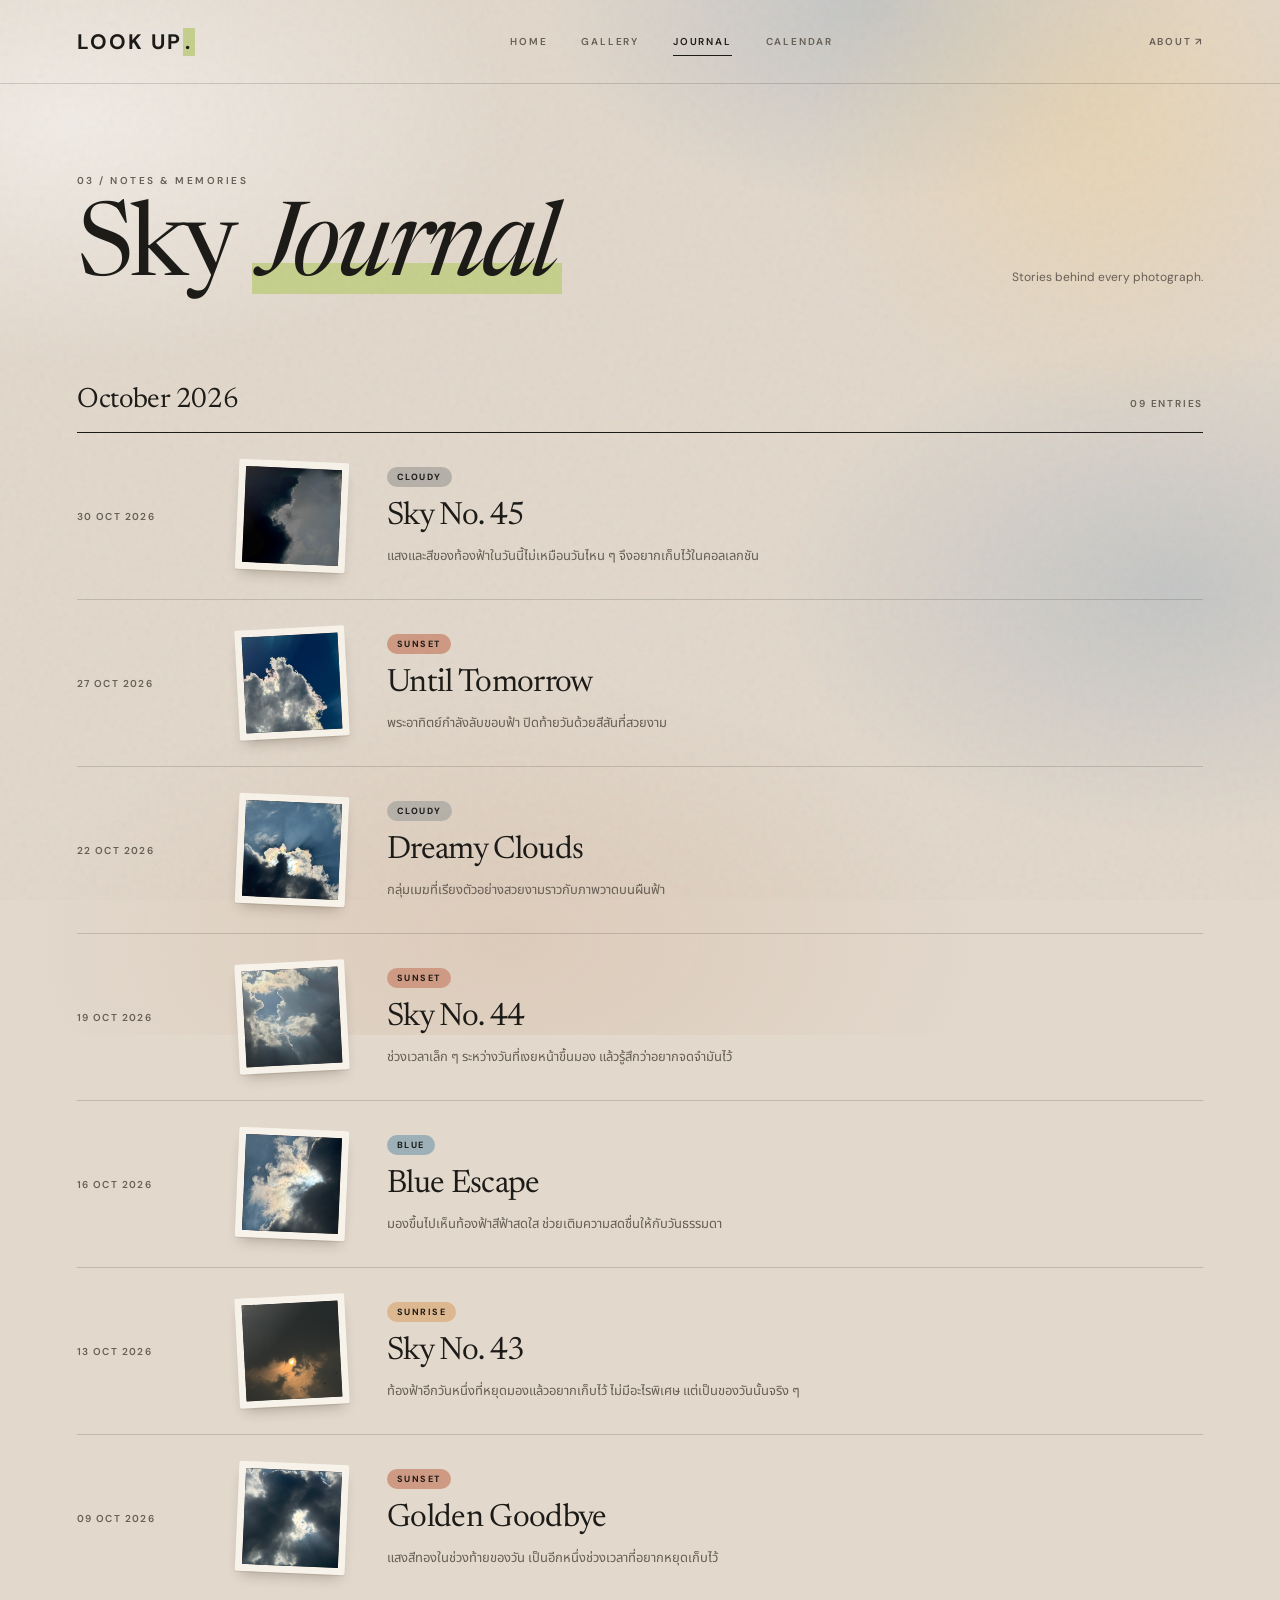
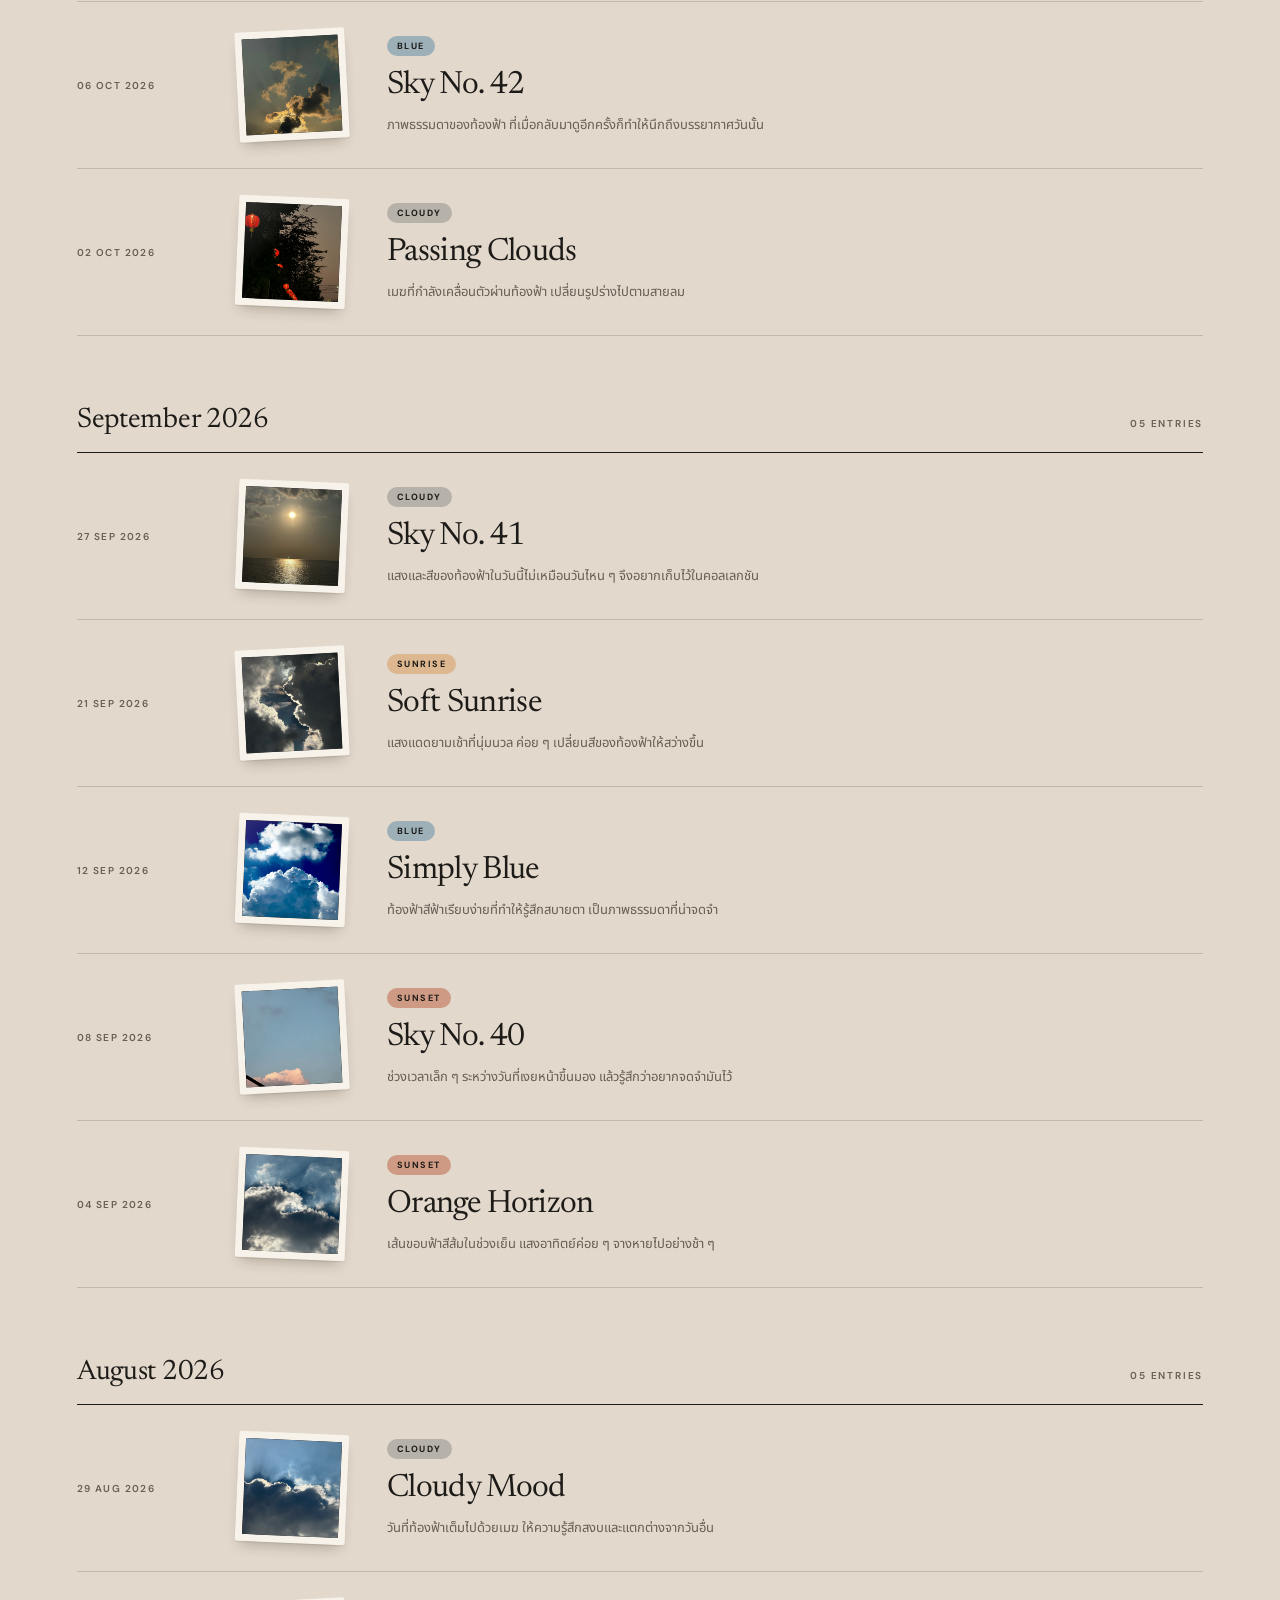
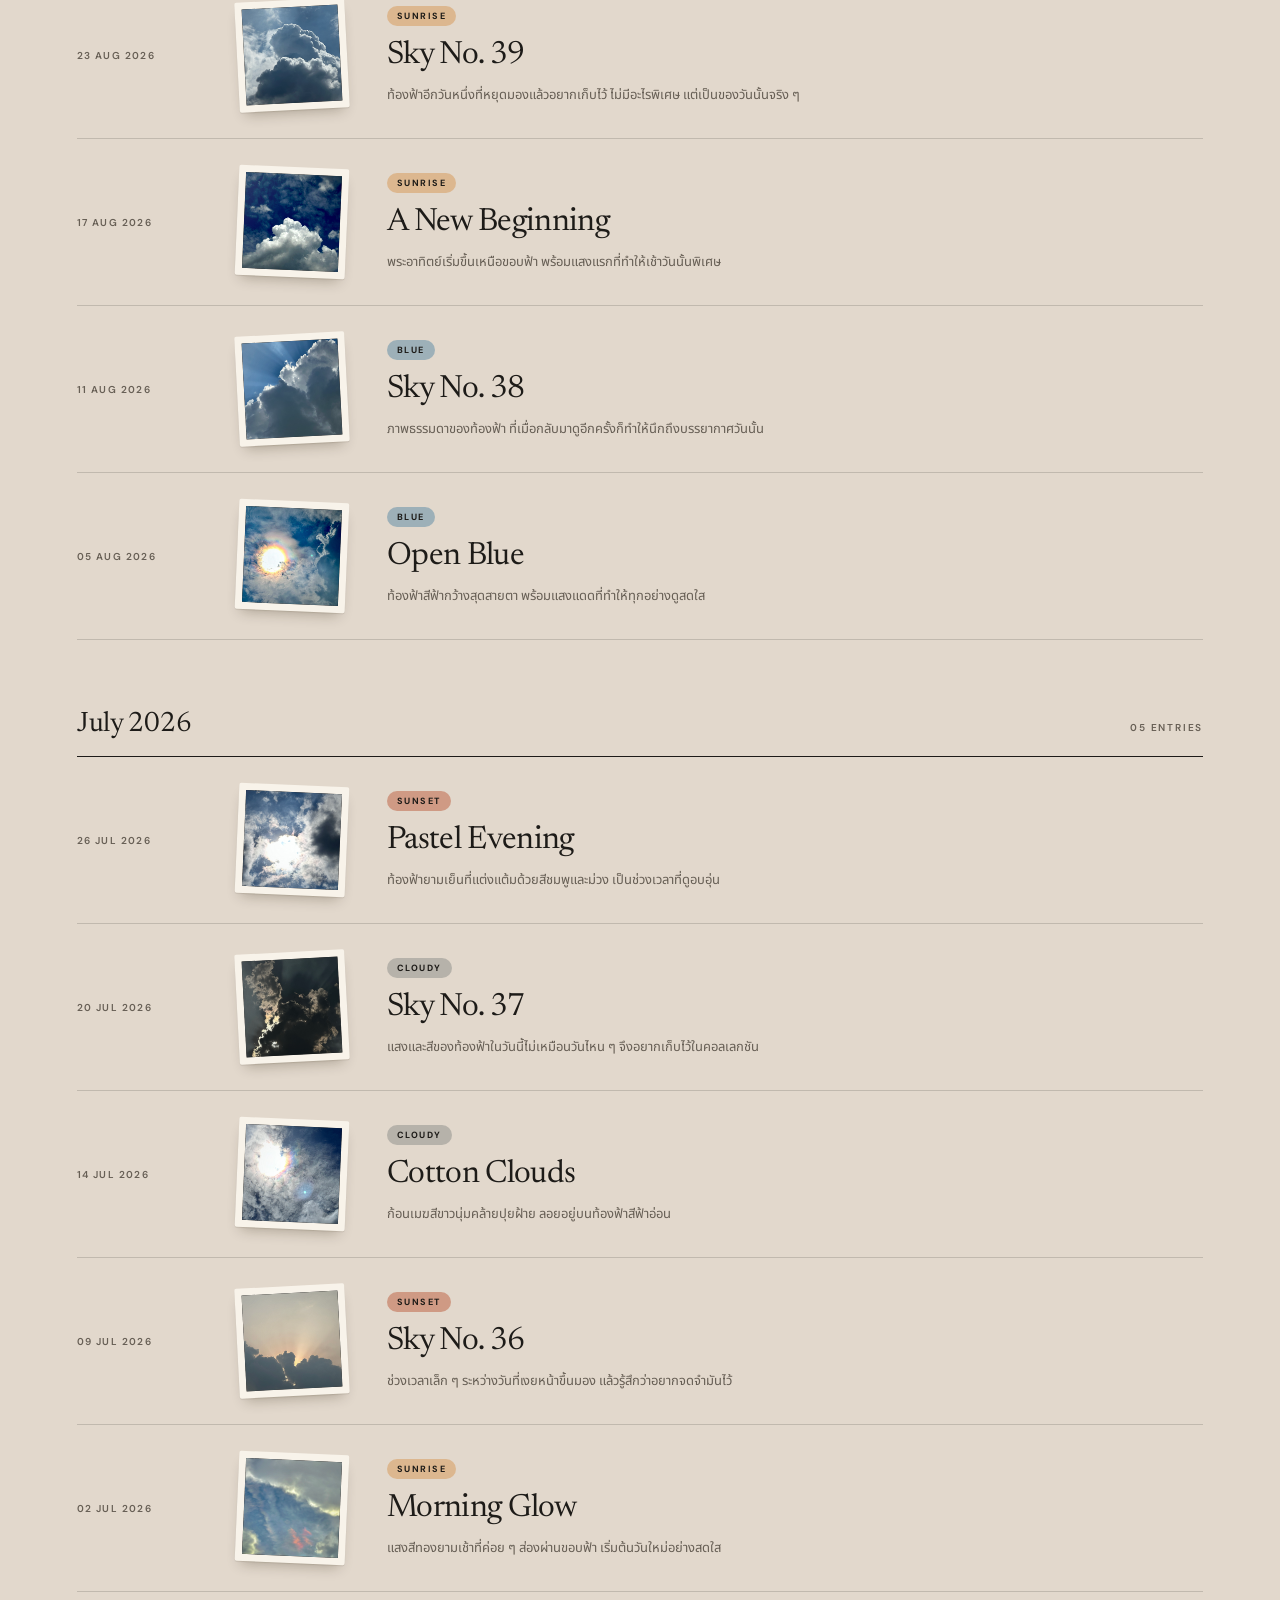
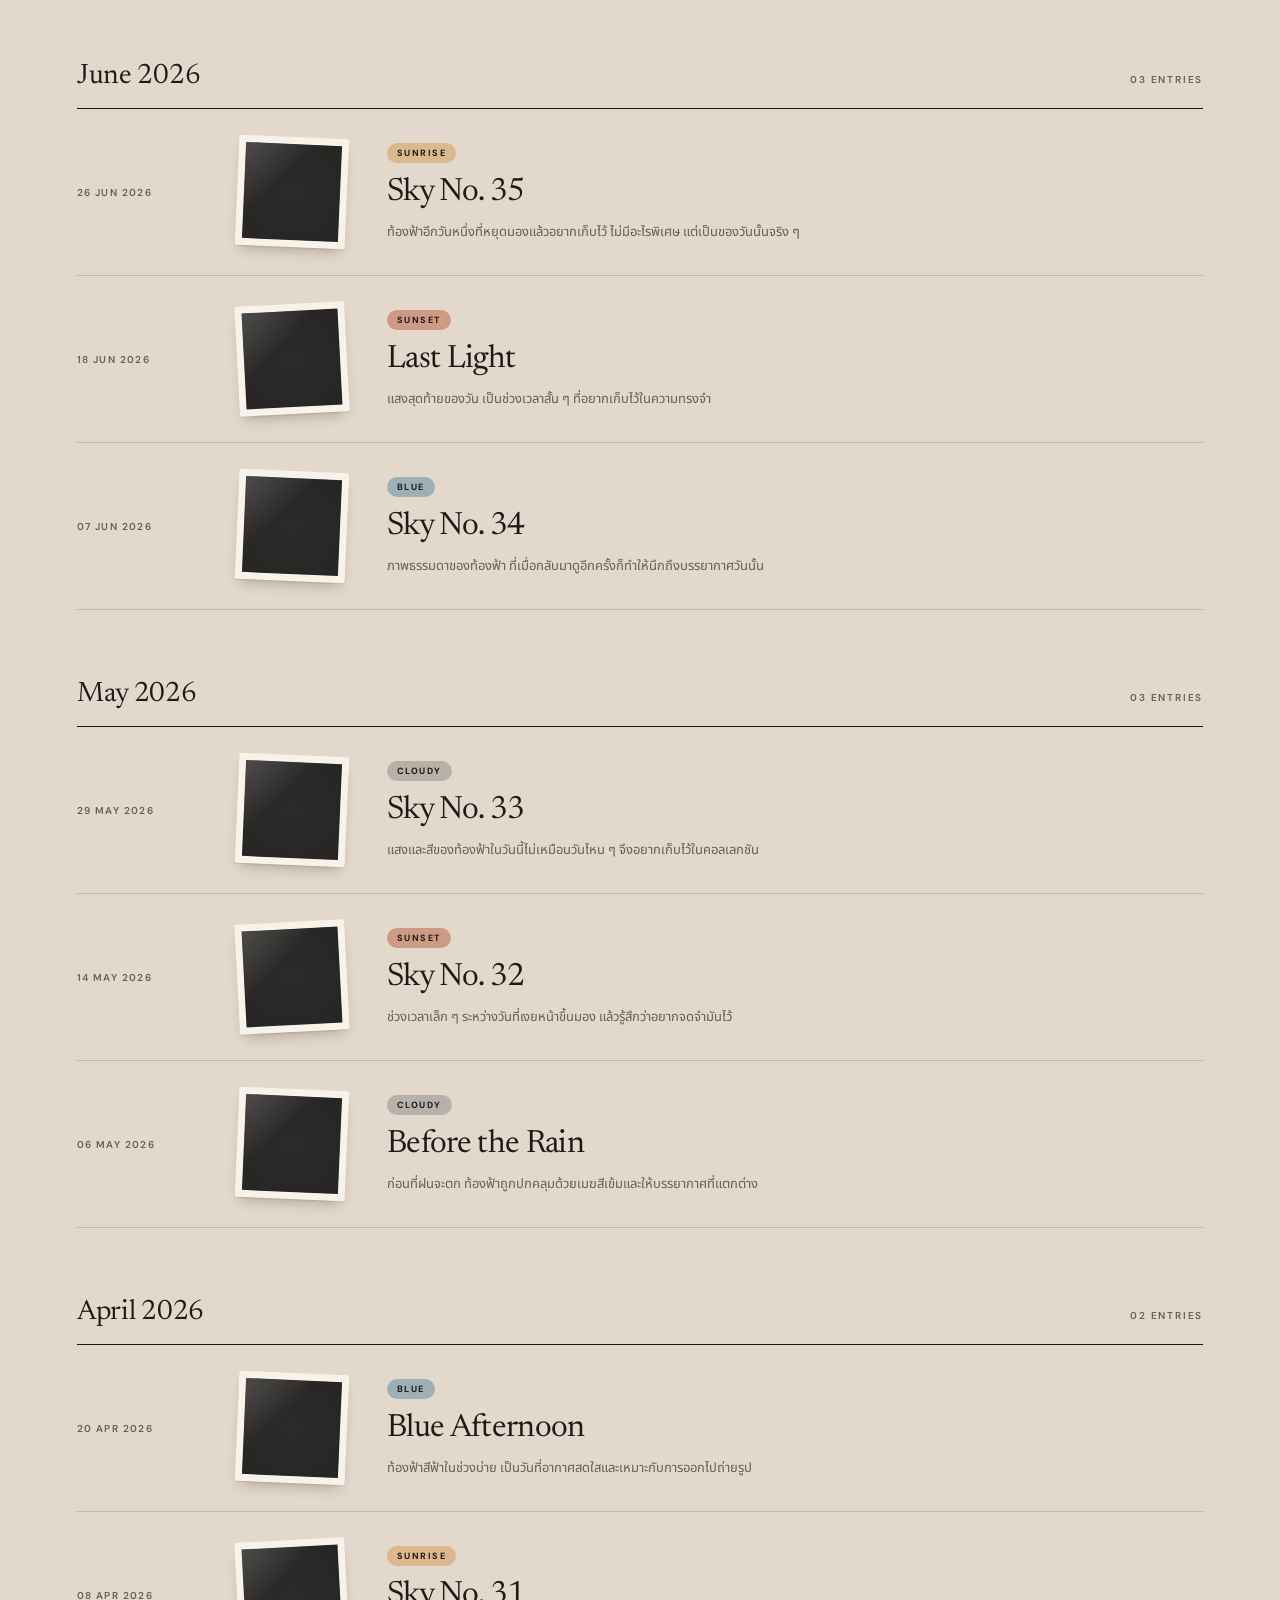
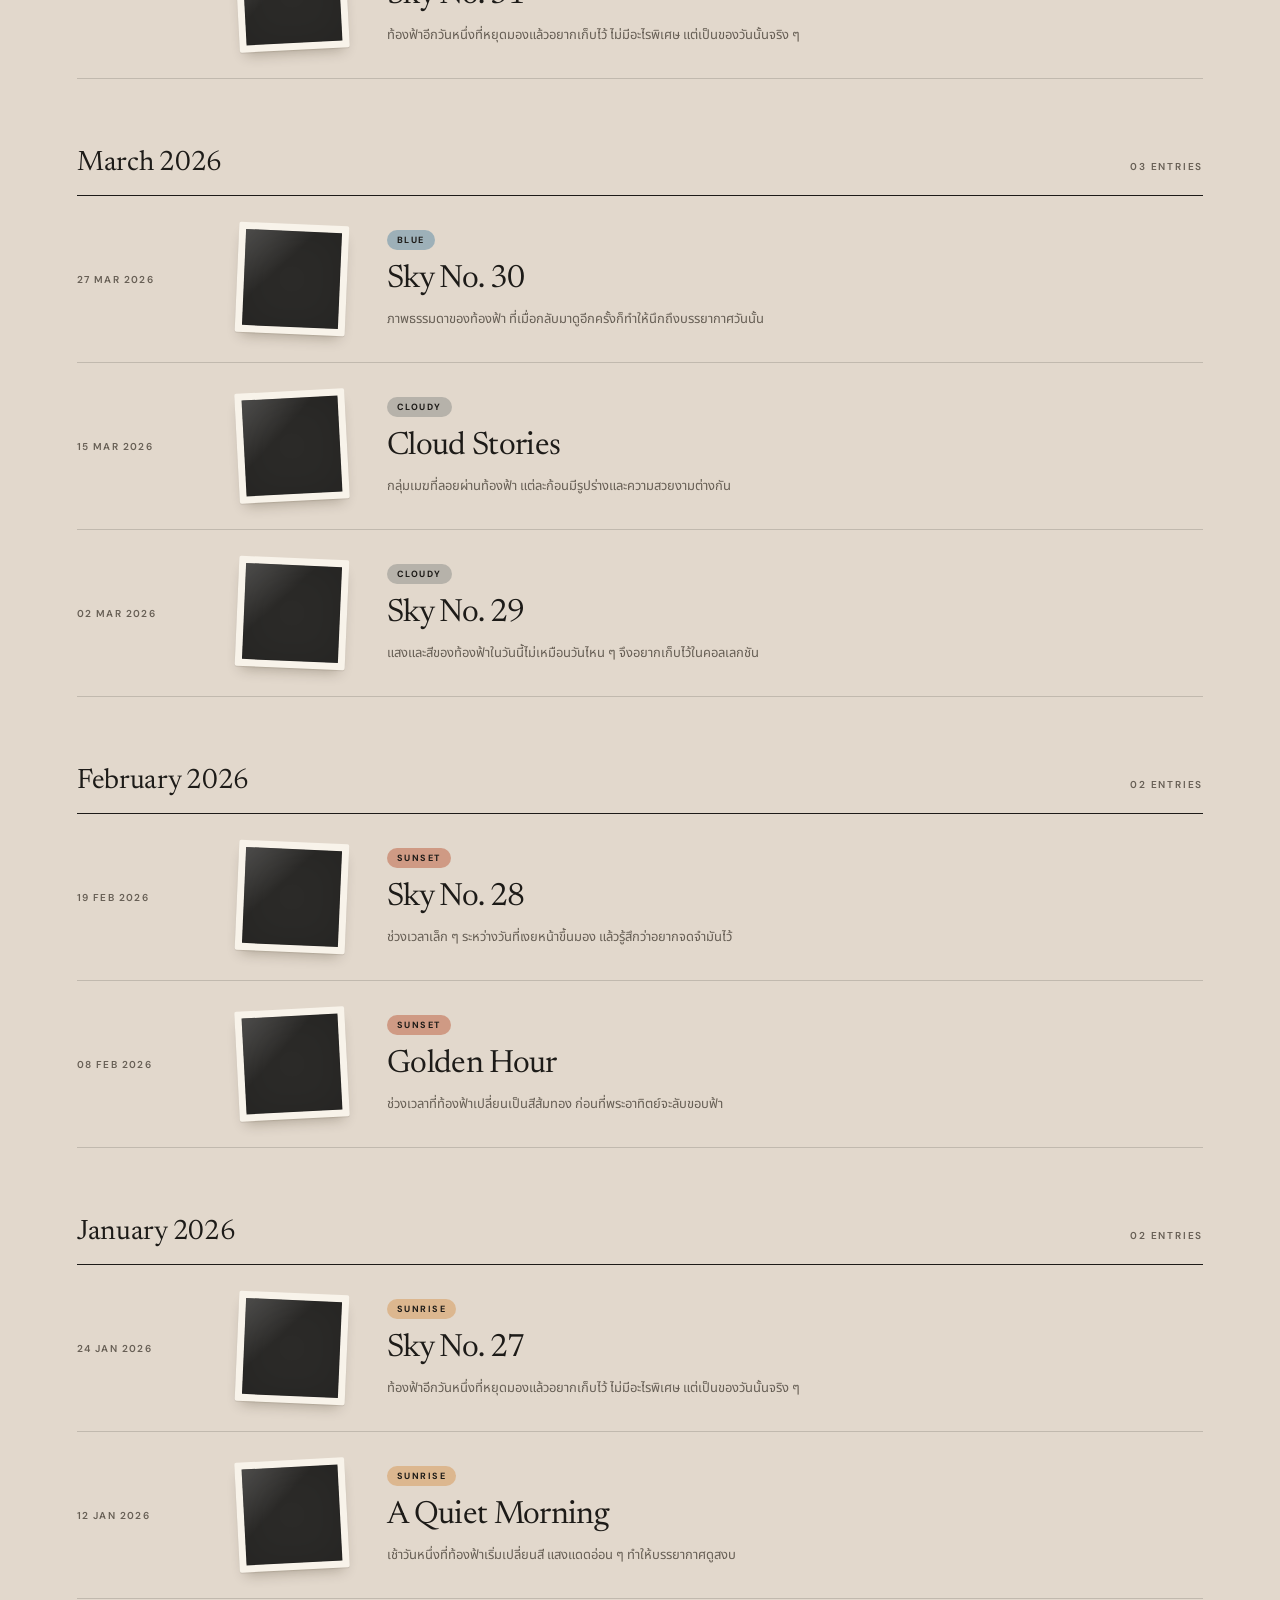
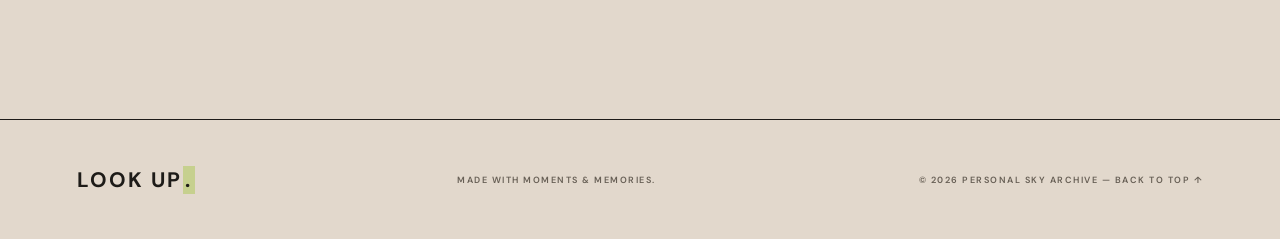
<file: journal.html>
<!DOCTYPE html>
<html lang="th">
<head>
  <meta charset="UTF-8">
  <meta name="viewport" content="width=device-width, initial-scale=1.0">
  <meta name="description" content="Sky Journal — เรื่องราวเบื้องหลังภาพถ่ายท้องฟ้าแต่ละภาพ">
  <title>Journal | LOOK UP.</title>
  <link rel="preconnect" href="https://fonts.googleapis.com">
  <link rel="preconnect" href="https://fonts.gstatic.com" crossorigin>
  <link href="https://fonts.googleapis.com/css2?family=DM+Sans:wght@400;500;600;700&family=Mali:wght@400;500;600&family=Newsreader:ital,opsz,wght@0,6..72,400;0,6..72,500;1,6..72,400;1,6..72,500&family=Noto+Sans+Thai:wght@400;500;600&display=swap" rel="stylesheet">
  <link rel="stylesheet" href="styles.css">
</head>

<body id="top">
  <input type="checkbox" id="nav-toggle" class="state nav-check" aria-label="เปิด/ปิดเมนู">
  <header class="navbar solid">
    <a class="logo" href="index.html">LOOK UP<span>.</span></a>

    <nav class="nav-links" aria-label="เมนูหลัก">
      <a href="index.html">HOME</a>
      <a href="gallery.html">GALLERY</a>
      <a href="journal.html" class="active">JOURNAL</a>
      <a href="calendar.html">CALENDAR</a>
      <a class="mobile-only" href="about.html">ABOUT</a>
    </nav>

    <a href="about.html" class="nav-about">ABOUT ↗</a>
    <label class="menu-toggle" for="nav-toggle" aria-label="เมนู"></label>
  </header>

  <main>
    <section class="page-hero section-wrap">
      <div class="section-heading">
        <div>
          <div class="section-label">03 / Notes &amp; memories</div>
          <h1>Sky <em>Journal</em></h1>
        </div>
        <p class="section-note">Stories behind every photograph.</p>
      </div>
    </section>

    <section class="journal-section section-wrap" id="journal">

      <div class="journal-group">
        <div class="journal-month">October 2026<span>09 ENTRIES</span></div>
        <a class="journal-item" href="gallery.html#photo-39">
          <span class="journal-date">30 OCT 2026</span>
          <span class="polaroid"><span class="polaroid-photo"><img src="images/sky-45.jpg" alt="Sky No. 45" loading="lazy"></span></span>
          <div class="journal-text">
            <span class="journal-tag cloudy">CLOUDY</span>
            <h3>Sky No. 45</h3>
            <p>แสงและสีของท้องฟ้าในวันนี้ไม่เหมือนวันไหน ๆ จึงอยากเก็บไว้ในคอลเลกชัน</p>
          </div>
        </a>
        <a class="journal-item" href="gallery.html#photo-38">
          <span class="journal-date">27 OCT 2026</span>
          <span class="polaroid"><span class="polaroid-photo"><img src="images/sky-25.jpg" alt="Until Tomorrow" loading="lazy"></span></span>
          <div class="journal-text">
            <span class="journal-tag sunset">SUNSET</span>
            <h3>Until Tomorrow</h3>
            <p>พระอาทิตย์กำลังลับขอบฟ้า ปิดท้ายวันด้วยสีสันที่สวยงาม</p>
          </div>
        </a>
        <a class="journal-item" href="gallery.html#photo-37">
          <span class="journal-date">22 OCT 2026</span>
          <span class="polaroid"><span class="polaroid-photo"><img src="images/sky-23.jpg" alt="Dreamy Clouds" loading="lazy"></span></span>
          <div class="journal-text">
            <span class="journal-tag cloudy">CLOUDY</span>
            <h3>Dreamy Clouds</h3>
            <p>กลุ่มเมฆที่เรียงตัวอย่างสวยงามราวกับภาพวาดบนผืนฟ้า</p>
          </div>
        </a>
        <a class="journal-item" href="gallery.html#photo-36">
          <span class="journal-date">19 OCT 2026</span>
          <span class="polaroid"><span class="polaroid-photo"><img src="images/sky-44.jpg" alt="Sky No. 44" loading="lazy"></span></span>
          <div class="journal-text">
            <span class="journal-tag sunset">SUNSET</span>
            <h3>Sky No. 44</h3>
            <p>ช่วงเวลาเล็ก ๆ ระหว่างวันที่เงยหน้าขึ้นมอง แล้วรู้สึกว่าอยากจดจำมันไว้</p>
          </div>
        </a>
        <a class="journal-item" href="gallery.html#photo-35">
          <span class="journal-date">16 OCT 2026</span>
          <span class="polaroid"><span class="polaroid-photo"><img src="images/sky-22.jpg" alt="Blue Escape" loading="lazy"></span></span>
          <div class="journal-text">
            <span class="journal-tag blue">BLUE</span>
            <h3>Blue Escape</h3>
            <p>มองขึ้นไปเห็นท้องฟ้าสีฟ้าสดใส ช่วยเติมความสดชื่นให้กับวันธรรมดา</p>
          </div>
        </a>
        <a class="journal-item" href="gallery.html#photo-34">
          <span class="journal-date">13 OCT 2026</span>
          <span class="polaroid"><span class="polaroid-photo"><img src="images/sky-43.jpg" alt="Sky No. 43" loading="lazy"></span></span>
          <div class="journal-text">
            <span class="journal-tag sunrise">SUNRISE</span>
            <h3>Sky No. 43</h3>
            <p>ท้องฟ้าอีกวันหนึ่งที่หยุดมองแล้วอยากเก็บไว้ ไม่มีอะไรพิเศษ แต่เป็นของวันนั้นจริง ๆ</p>
          </div>
        </a>
        <a class="journal-item" href="gallery.html#photo-33">
          <span class="journal-date">09 OCT 2026</span>
          <span class="polaroid"><span class="polaroid-photo"><img src="images/sky-21.jpg" alt="Golden Goodbye" loading="lazy"></span></span>
          <div class="journal-text">
            <span class="journal-tag sunset">SUNSET</span>
            <h3>Golden Goodbye</h3>
            <p>แสงสีทองในช่วงท้ายของวัน เป็นอีกหนึ่งช่วงเวลาที่อยากหยุดเก็บไว้</p>
          </div>
        </a>
        <a class="journal-item" href="gallery.html#photo-32">
          <span class="journal-date">06 OCT 2026</span>
          <span class="polaroid"><span class="polaroid-photo"><img src="images/sky-42.jpg" alt="Sky No. 42" loading="lazy"></span></span>
          <div class="journal-text">
            <span class="journal-tag blue">BLUE</span>
            <h3>Sky No. 42</h3>
            <p>ภาพธรรมดาของท้องฟ้า ที่เมื่อกลับมาดูอีกครั้งก็ทำให้นึกถึงบรรยากาศวันนั้น</p>
          </div>
        </a>
        <a class="journal-item" href="gallery.html#photo-31">
          <span class="journal-date">02 OCT 2026</span>
          <span class="polaroid"><span class="polaroid-photo"><img src="images/sky-20.jpg" alt="Passing Clouds" loading="lazy"></span></span>
          <div class="journal-text">
            <span class="journal-tag cloudy">CLOUDY</span>
            <h3>Passing Clouds</h3>
            <p>เมฆที่กำลังเคลื่อนตัวผ่านท้องฟ้า เปลี่ยนรูปร่างไปตามสายลม</p>
          </div>
        </a>
      </div>

      <div class="journal-group">
        <div class="journal-month">September 2026<span>05 ENTRIES</span></div>
        <a class="journal-item" href="gallery.html#photo-30">
          <span class="journal-date">27 SEP 2026</span>
          <span class="polaroid"><span class="polaroid-photo"><img src="images/sky-41.jpg" alt="Sky No. 41" loading="lazy"></span></span>
          <div class="journal-text">
            <span class="journal-tag cloudy">CLOUDY</span>
            <h3>Sky No. 41</h3>
            <p>แสงและสีของท้องฟ้าในวันนี้ไม่เหมือนวันไหน ๆ จึงอยากเก็บไว้ในคอลเลกชัน</p>
          </div>
        </a>
        <a class="journal-item" href="gallery.html#photo-29">
          <span class="journal-date">21 SEP 2026</span>
          <span class="polaroid"><span class="polaroid-photo"><img src="images/sky-19.jpg" alt="Soft Sunrise" loading="lazy"></span></span>
          <div class="journal-text">
            <span class="journal-tag sunrise">SUNRISE</span>
            <h3>Soft Sunrise</h3>
            <p>แสงแดดยามเช้าที่นุ่มนวล ค่อย ๆ เปลี่ยนสีของท้องฟ้าให้สว่างขึ้น</p>
          </div>
        </a>
        <a class="journal-item" href="gallery.html#photo-28">
          <span class="journal-date">12 SEP 2026</span>
          <span class="polaroid"><span class="polaroid-photo"><img src="images/sky-18.jpg" alt="Simply Blue" loading="lazy"></span></span>
          <div class="journal-text">
            <span class="journal-tag blue">BLUE</span>
            <h3>Simply Blue</h3>
            <p>ท้องฟ้าสีฟ้าเรียบง่ายที่ทำให้รู้สึกสบายตา เป็นภาพธรรมดาที่น่าจดจำ</p>
          </div>
        </a>
        <a class="journal-item" href="gallery.html#photo-27">
          <span class="journal-date">08 SEP 2026</span>
          <span class="polaroid"><span class="polaroid-photo"><img src="images/sky-40.jpg" alt="Sky No. 40" loading="lazy"></span></span>
          <div class="journal-text">
            <span class="journal-tag sunset">SUNSET</span>
            <h3>Sky No. 40</h3>
            <p>ช่วงเวลาเล็ก ๆ ระหว่างวันที่เงยหน้าขึ้นมอง แล้วรู้สึกว่าอยากจดจำมันไว้</p>
          </div>
        </a>
        <a class="journal-item" href="gallery.html#photo-26">
          <span class="journal-date">04 SEP 2026</span>
          <span class="polaroid"><span class="polaroid-photo"><img src="images/sky-17.jpg" alt="Orange Horizon" loading="lazy"></span></span>
          <div class="journal-text">
            <span class="journal-tag sunset">SUNSET</span>
            <h3>Orange Horizon</h3>
            <p>เส้นขอบฟ้าสีส้มในช่วงเย็น แสงอาทิตย์ค่อย ๆ จางหายไปอย่างช้า ๆ</p>
          </div>
        </a>
      </div>

      <div class="journal-group">
        <div class="journal-month">August 2026<span>05 ENTRIES</span></div>
        <a class="journal-item" href="gallery.html#photo-25">
          <span class="journal-date">29 AUG 2026</span>
          <span class="polaroid"><span class="polaroid-photo"><img src="images/sky-26.jpg" alt="Cloudy Mood" loading="lazy"></span></span>
          <div class="journal-text">
            <span class="journal-tag cloudy">CLOUDY</span>
            <h3>Cloudy Mood</h3>
            <p>วันที่ท้องฟ้าเต็มไปด้วยเมฆ ให้ความรู้สึกสงบและแตกต่างจากวันอื่น</p>
          </div>
        </a>
        <a class="journal-item" href="gallery.html#photo-24">
          <span class="journal-date">23 AUG 2026</span>
          <span class="polaroid"><span class="polaroid-photo"><img src="images/sky-39.jpg" alt="Sky No. 39" loading="lazy"></span></span>
          <div class="journal-text">
            <span class="journal-tag sunrise">SUNRISE</span>
            <h3>Sky No. 39</h3>
            <p>ท้องฟ้าอีกวันหนึ่งที่หยุดมองแล้วอยากเก็บไว้ ไม่มีอะไรพิเศษ แต่เป็นของวันนั้นจริง ๆ</p>
          </div>
        </a>
        <a class="journal-item" href="gallery.html#photo-23">
          <span class="journal-date">17 AUG 2026</span>
          <span class="polaroid"><span class="polaroid-photo"><img src="images/hero-sky.jpg" alt="A New Beginning" loading="lazy"></span></span>
          <div class="journal-text">
            <span class="journal-tag sunrise">SUNRISE</span>
            <h3>A New Beginning</h3>
            <p>พระอาทิตย์เริ่มขึ้นเหนือขอบฟ้า พร้อมแสงแรกที่ทำให้เช้าวันนั้นพิเศษ</p>
          </div>
        </a>
        <a class="journal-item" href="gallery.html#photo-22">
          <span class="journal-date">11 AUG 2026</span>
          <span class="polaroid"><span class="polaroid-photo"><img src="images/sky-38.jpg" alt="Sky No. 38" loading="lazy"></span></span>
          <div class="journal-text">
            <span class="journal-tag blue">BLUE</span>
            <h3>Sky No. 38</h3>
            <p>ภาพธรรมดาของท้องฟ้า ที่เมื่อกลับมาดูอีกครั้งก็ทำให้นึกถึงบรรยากาศวันนั้น</p>
          </div>
        </a>
        <a class="journal-item" href="gallery.html#photo-21">
          <span class="journal-date">05 AUG 2026</span>
          <span class="polaroid"><span class="polaroid-photo"><img src="images/sky-14.jpg" alt="Open Blue" loading="lazy"></span></span>
          <div class="journal-text">
            <span class="journal-tag blue">BLUE</span>
            <h3>Open Blue</h3>
            <p>ท้องฟ้าสีฟ้ากว้างสุดสายตา พร้อมแสงแดดที่ทำให้ทุกอย่างดูสดใส</p>
          </div>
        </a>
      </div>

      <div class="journal-group">
        <div class="journal-month">July 2026<span>05 ENTRIES</span></div>
        <a class="journal-item" href="gallery.html#photo-20">
          <span class="journal-date">26 JUL 2026</span>
          <span class="polaroid"><span class="polaroid-photo"><img src="images/sky-13.jpg" alt="Pastel Evening" loading="lazy"></span></span>
          <div class="journal-text">
            <span class="journal-tag sunset">SUNSET</span>
            <h3>Pastel Evening</h3>
            <p>ท้องฟ้ายามเย็นที่แต่งแต้มด้วยสีชมพูและม่วง เป็นช่วงเวลาที่ดูอบอุ่น</p>
          </div>
        </a>
        <a class="journal-item" href="gallery.html#photo-19">
          <span class="journal-date">20 JUL 2026</span>
          <span class="polaroid"><span class="polaroid-photo"><img src="images/sky-37.jpg" alt="Sky No. 37" loading="lazy"></span></span>
          <div class="journal-text">
            <span class="journal-tag cloudy">CLOUDY</span>
            <h3>Sky No. 37</h3>
            <p>แสงและสีของท้องฟ้าในวันนี้ไม่เหมือนวันไหน ๆ จึงอยากเก็บไว้ในคอลเลกชัน</p>
          </div>
        </a>
        <a class="journal-item" href="gallery.html#photo-18">
          <span class="journal-date">14 JUL 2026</span>
          <span class="polaroid"><span class="polaroid-photo"><img src="images/sky-12.jpg" alt="Cotton Clouds" loading="lazy"></span></span>
          <div class="journal-text">
            <span class="journal-tag cloudy">CLOUDY</span>
            <h3>Cotton Clouds</h3>
            <p>ก้อนเมฆสีขาวนุ่มคล้ายปุยฝ้าย ลอยอยู่บนท้องฟ้าสีฟ้าอ่อน</p>
          </div>
        </a>
        <a class="journal-item" href="gallery.html#photo-17">
          <span class="journal-date">09 JUL 2026</span>
          <span class="polaroid"><span class="polaroid-photo"><img src="images/sky-36.jpg" alt="Sky No. 36" loading="lazy"></span></span>
          <div class="journal-text">
            <span class="journal-tag sunset">SUNSET</span>
            <h3>Sky No. 36</h3>
            <p>ช่วงเวลาเล็ก ๆ ระหว่างวันที่เงยหน้าขึ้นมอง แล้วรู้สึกว่าอยากจดจำมันไว้</p>
          </div>
        </a>
        <a class="journal-item" href="gallery.html#photo-16">
          <span class="journal-date">02 JUL 2026</span>
          <span class="polaroid"><span class="polaroid-photo"><img src="images/sky-11.JPG" alt="Morning Glow" loading="lazy"></span></span>
          <div class="journal-text">
            <span class="journal-tag sunrise">SUNRISE</span>
            <h3>Morning Glow</h3>
            <p>แสงสีทองยามเช้าที่ค่อย ๆ ส่องผ่านขอบฟ้า เริ่มต้นวันใหม่อย่างสดใส</p>
          </div>
        </a>
      </div>

      <div class="journal-group">
        <div class="journal-month">June 2026<span>03 ENTRIES</span></div>
        <a class="journal-item" href="gallery.html#photo-15">
          <span class="journal-date">26 JUN 2026</span>
          <span class="polaroid"><span class="polaroid-photo"><img src="images/sky-35.jpg" alt="Sky No. 35" loading="lazy"></span></span>
          <div class="journal-text">
            <span class="journal-tag sunrise">SUNRISE</span>
            <h3>Sky No. 35</h3>
            <p>ท้องฟ้าอีกวันหนึ่งที่หยุดมองแล้วอยากเก็บไว้ ไม่มีอะไรพิเศษ แต่เป็นของวันนั้นจริง ๆ</p>
          </div>
        </a>
        <a class="journal-item" href="gallery.html#photo-14">
          <span class="journal-date">18 JUN 2026</span>
          <span class="polaroid"><span class="polaroid-photo"><img src="images/sky-10.JPG" alt="Last Light" loading="lazy"></span></span>
          <div class="journal-text">
            <span class="journal-tag sunset">SUNSET</span>
            <h3>Last Light</h3>
            <p>แสงสุดท้ายของวัน เป็นช่วงเวลาสั้น ๆ ที่อยากเก็บไว้ในความทรงจำ</p>
          </div>
        </a>
        <a class="journal-item" href="gallery.html#photo-13">
          <span class="journal-date">07 JUN 2026</span>
          <span class="polaroid"><span class="polaroid-photo"><img src="images/sky-34.jpg" alt="Sky No. 34" loading="lazy"></span></span>
          <div class="journal-text">
            <span class="journal-tag blue">BLUE</span>
            <h3>Sky No. 34</h3>
            <p>ภาพธรรมดาของท้องฟ้า ที่เมื่อกลับมาดูอีกครั้งก็ทำให้นึกถึงบรรยากาศวันนั้น</p>
          </div>
        </a>
      </div>

      <div class="journal-group">
        <div class="journal-month">May 2026<span>03 ENTRIES</span></div>
        <a class="journal-item" href="gallery.html#photo-12">
          <span class="journal-date">29 MAY 2026</span>
          <span class="polaroid"><span class="polaroid-photo"><img src="images/sky-33.jpg" alt="Sky No. 33" loading="lazy"></span></span>
          <div class="journal-text">
            <span class="journal-tag cloudy">CLOUDY</span>
            <h3>Sky No. 33</h3>
            <p>แสงและสีของท้องฟ้าในวันนี้ไม่เหมือนวันไหน ๆ จึงอยากเก็บไว้ในคอลเลกชัน</p>
          </div>
        </a>
        <a class="journal-item" href="gallery.html#photo-11">
          <span class="journal-date">14 MAY 2026</span>
          <span class="polaroid"><span class="polaroid-photo"><img src="images/sky-32.jpg" alt="Sky No. 32" loading="lazy"></span></span>
          <div class="journal-text">
            <span class="journal-tag sunset">SUNSET</span>
            <h3>Sky No. 32</h3>
            <p>ช่วงเวลาเล็ก ๆ ระหว่างวันที่เงยหน้าขึ้นมอง แล้วรู้สึกว่าอยากจดจำมันไว้</p>
          </div>
        </a>
        <a class="journal-item" href="gallery.html#photo-10">
          <span class="journal-date">06 MAY 2026</span>
          <span class="polaroid"><span class="polaroid-photo"><img src="images/sky-24.jpg" alt="Before the Rain" loading="lazy"></span></span>
          <div class="journal-text">
            <span class="journal-tag cloudy">CLOUDY</span>
            <h3>Before the Rain</h3>
            <p>ก่อนที่ฝนจะตก ท้องฟ้าถูกปกคลุมด้วยเมฆสีเข้มและให้บรรยากาศที่แตกต่าง</p>
          </div>
        </a>
      </div>

      <div class="journal-group">
        <div class="journal-month">April 2026<span>02 ENTRIES</span></div>
        <a class="journal-item" href="gallery.html#photo-9">
          <span class="journal-date">20 APR 2026</span>
          <span class="polaroid"><span class="polaroid-photo"><img src="images/sky-09.JPG" alt="Blue Afternoon" loading="lazy"></span></span>
          <div class="journal-text">
            <span class="journal-tag blue">BLUE</span>
            <h3>Blue Afternoon</h3>
            <p>ท้องฟ้าสีฟ้าในช่วงบ่าย เป็นวันที่อากาศสดใสและเหมาะกับการออกไปถ่ายรูป</p>
          </div>
        </a>
        <a class="journal-item" href="gallery.html#photo-8">
          <span class="journal-date">08 APR 2026</span>
          <span class="polaroid"><span class="polaroid-photo"><img src="images/sky-31.jpg" alt="Sky No. 31" loading="lazy"></span></span>
          <div class="journal-text">
            <span class="journal-tag sunrise">SUNRISE</span>
            <h3>Sky No. 31</h3>
            <p>ท้องฟ้าอีกวันหนึ่งที่หยุดมองแล้วอยากเก็บไว้ ไม่มีอะไรพิเศษ แต่เป็นของวันนั้นจริง ๆ</p>
          </div>
        </a>
      </div>

      <div class="journal-group">
        <div class="journal-month">March 2026<span>03 ENTRIES</span></div>
        <a class="journal-item" href="gallery.html#photo-7">
          <span class="journal-date">27 MAR 2026</span>
          <span class="polaroid"><span class="polaroid-photo"><img src="images/sky-30.jpg" alt="Sky No. 30" loading="lazy"></span></span>
          <div class="journal-text">
            <span class="journal-tag blue">BLUE</span>
            <h3>Sky No. 30</h3>
            <p>ภาพธรรมดาของท้องฟ้า ที่เมื่อกลับมาดูอีกครั้งก็ทำให้นึกถึงบรรยากาศวันนั้น</p>
          </div>
        </a>
        <a class="journal-item" href="gallery.html#photo-6">
          <span class="journal-date">15 MAR 2026</span>
          <span class="polaroid"><span class="polaroid-photo"><img src="images/sky-03.jpg" alt="Cloud Stories" loading="lazy"></span></span>
          <div class="journal-text">
            <span class="journal-tag cloudy">CLOUDY</span>
            <h3>Cloud Stories</h3>
            <p>กลุ่มเมฆที่ลอยผ่านท้องฟ้า แต่ละก้อนมีรูปร่างและความสวยงามต่างกัน</p>
          </div>
        </a>
        <a class="journal-item" href="gallery.html#photo-5">
          <span class="journal-date">02 MAR 2026</span>
          <span class="polaroid"><span class="polaroid-photo"><img src="images/sky-29.jpg" alt="Sky No. 29" loading="lazy"></span></span>
          <div class="journal-text">
            <span class="journal-tag cloudy">CLOUDY</span>
            <h3>Sky No. 29</h3>
            <p>แสงและสีของท้องฟ้าในวันนี้ไม่เหมือนวันไหน ๆ จึงอยากเก็บไว้ในคอลเลกชัน</p>
          </div>
        </a>
      </div>

      <div class="journal-group">
        <div class="journal-month">February 2026<span>02 ENTRIES</span></div>
        <a class="journal-item" href="gallery.html#photo-4">
          <span class="journal-date">19 FEB 2026</span>
          <span class="polaroid"><span class="polaroid-photo"><img src="images/sky-28.jpg" alt="Sky No. 28" loading="lazy"></span></span>
          <div class="journal-text">
            <span class="journal-tag sunset">SUNSET</span>
            <h3>Sky No. 28</h3>
            <p>ช่วงเวลาเล็ก ๆ ระหว่างวันที่เงยหน้าขึ้นมอง แล้วรู้สึกว่าอยากจดจำมันไว้</p>
          </div>
        </a>
        <a class="journal-item" href="gallery.html#photo-3">
          <span class="journal-date">08 FEB 2026</span>
          <span class="polaroid"><span class="polaroid-photo"><img src="images/sky-02.jpg" alt="Golden Hour" loading="lazy"></span></span>
          <div class="journal-text">
            <span class="journal-tag sunset">SUNSET</span>
            <h3>Golden Hour</h3>
            <p>ช่วงเวลาที่ท้องฟ้าเปลี่ยนเป็นสีส้มทอง ก่อนที่พระอาทิตย์จะลับขอบฟ้า</p>
          </div>
        </a>
      </div>

      <div class="journal-group">
        <div class="journal-month">January 2026<span>02 ENTRIES</span></div>
        <a class="journal-item" href="gallery.html#photo-2">
          <span class="journal-date">24 JAN 2026</span>
          <span class="polaroid"><span class="polaroid-photo"><img src="images/sky-27.jpg" alt="Sky No. 27" loading="lazy"></span></span>
          <div class="journal-text">
            <span class="journal-tag sunrise">SUNRISE</span>
            <h3>Sky No. 27</h3>
            <p>ท้องฟ้าอีกวันหนึ่งที่หยุดมองแล้วอยากเก็บไว้ ไม่มีอะไรพิเศษ แต่เป็นของวันนั้นจริง ๆ</p>
          </div>
        </a>
        <a class="journal-item" href="gallery.html#photo-1">
          <span class="journal-date">12 JAN 2026</span>
          <span class="polaroid"><span class="polaroid-photo"><img src="images/sky-01.jpg" alt="A Quiet Morning" loading="lazy"></span></span>
          <div class="journal-text">
            <span class="journal-tag sunrise">SUNRISE</span>
            <h3>A Quiet Morning</h3>
            <p>เช้าวันหนึ่งที่ท้องฟ้าเริ่มเปลี่ยนสี แสงแดดอ่อน ๆ ทำให้บรรยากาศดูสงบ</p>
          </div>
        </a>
      </div>
    </section>
  </main>

  <footer class="footer">
    <a class="logo" href="index.html">LOOK UP<span>.</span></a>
    <p>MADE WITH MOMENTS &amp; MEMORIES.</p>
    <a class="to-top" href="#top">© 2026 PERSONAL SKY ARCHIVE — BACK TO TOP ↑</a>
  </footer>
</body>
</html>
</file>
<file: styles.css>
/* =====================================================
   LOOK UP. — Sky Photo Archive
   Paper + polaroid design · pure HTML + CSS (no JavaScript)
   ===================================================== */

:root {
  --paper: #f3eee4;
  --paper-2: #ebe4d5;
  --card: #fefdf9;
  --ink: #1d1b18;
  --muted: #6f685c;
  --line: rgba(29, 27, 24, .16);
  --lime: #d3ef7e;

  --tint-sunrise: #f4c58f;
  --tint-sunset: #ee9a78;
  --tint-cloudy: #b8c4cc;
  --tint-blue: #8fb8e0;

  --serif: "Newsreader", "Noto Serif Thai", Georgia, serif;
  --sans: "DM Sans", "Noto Sans Thai", system-ui, sans-serif;
  --hand: "Mali", "Noto Sans Thai", cursive;

  --ease: cubic-bezier(.2, .65, .3, 1);
}

* { margin: 0; padding: 0; box-sizing: border-box; }

html {
  scroll-behavior: smooth;
  scroll-padding-top: 30px;
}

body {
  background: var(--paper);
  color: var(--ink);
  font-family: var(--sans);
  overflow-x: hidden;
  -webkit-font-smoothing: antialiased;
}

body:has(.lightbox:target) { overflow: hidden; }

a { color: inherit; text-decoration: none; }

a:focus-visible,
.state:focus-visible ~ .navbar .menu-toggle {
  outline: 2px solid var(--ink);
  outline-offset: 4px;
}

img { display: block; width: 100%; object-fit: cover; }

em {
  font-family: var(--serif);
  font-style: italic;
  font-weight: 400;
  background: linear-gradient(transparent 62%, var(--lime) 62%, var(--lime) 92%, transparent 92%);
  padding: 0 .06em;
  -webkit-box-decoration-break: clone;
  box-decoration-break: clone;
}

.section-wrap { width: min(1180px, 88%); margin: auto; }

.state {
  position: absolute;
  width: 1px;
  height: 1px;
  opacity: 0;
  overflow: hidden;
  pointer-events: none;
}

.eyebrow,
.section-label {
  font-size: 10px;
  font-weight: 600;
  letter-spacing: 2.5px;
  color: var(--muted);
  text-transform: uppercase;
}

main { overflow-x: clip; }

/* paper grain */
body::after {
  content: "";
  position: fixed;
  inset: 0;
  z-index: 999;
  pointer-events: none;
  opacity: .09;
  mix-blend-mode: multiply;
  background-image: url("data:image/svg+xml,%3Csvg viewBox='0 0 180 180' xmlns='http://www.w3.org/2000/svg'%3E%3Cfilter id='n'%3E%3CfeTurbulence type='fractalNoise' baseFrequency='.85' numOctaves='3' stitchTiles='stitch'/%3E%3C/filter%3E%3Crect width='100%25' height='100%25' filter='url(%23n)' opacity='.65'/%3E%3C/svg%3E");
}

/* =====================================================
   NAVBAR
   ===================================================== */

.navbar {
  height: 84px;
  padding: 0 max(6%, calc((100% - 1180px) / 2));
  display: flex;
  justify-content: space-between;
  align-items: center;
  position: relative;
  z-index: 20;
  border-bottom: 1px solid var(--line);
}

.logo {
  font-size: 21px;
  font-weight: 700;
  letter-spacing: 2px;
}

.logo span { background: var(--lime); padding: 0 .12em; margin-left: .04em; }

.nav-links { display: flex; gap: 34px; }

.nav-links a,
.nav-about {
  position: relative;
  font-size: 10px;
  font-weight: 600;
  letter-spacing: 1.8px;
  color: var(--muted);
  transition: color .3s;
}

.nav-links a::after {
  content: "";
  position: absolute;
  left: 0; right: 0; bottom: -8px;
  height: 1px;
  background: var(--ink);
  transform: scaleX(0);
  transform-origin: left;
  transition: transform .4s var(--ease);
}

.nav-links a:hover,
.nav-about:hover,
.nav-links a.active,
.nav-about.active { color: var(--ink); }

.nav-links a:hover::after,
.nav-links a.active::after { transform: scaleX(1); }

.nav-links .mobile-only { display: none; }

.menu-toggle {
  display: none;
  font-size: 24px;
  cursor: pointer;
}

.menu-toggle::before { content: "☰"; }

/* =====================================================
   BUTTONS & LINKS
   ===================================================== */

.primary-btn {
  display: inline-block;
  background: var(--ink);
  color: var(--paper);
  padding: 17px 26px;
  border-radius: 999px;
  font-size: 10px;
  font-weight: 700;
  letter-spacing: 1.6px;
  transition: background .3s, color .3s, transform .4s var(--ease);
}

.primary-btn:hover {
  background: var(--lime);
  color: var(--ink);
  transform: translateY(-3px);
}

.pill {
  display: inline-block;
  padding: 13px 20px;
  border: 1px solid var(--ink);
  border-radius: 999px;
  font-size: 10px;
  font-weight: 600;
  letter-spacing: 1.5px;
  transition: background .3s, color .3s;
}

.pill:hover { background: var(--ink); color: var(--paper); }

.text-link {
  font-size: 10px;
  font-weight: 700;
  letter-spacing: 2px;
  border-bottom: 1px solid var(--ink);
  padding-bottom: 7px;
  white-space: nowrap;
  transition: background .3s;
}

.text-link:hover { background: var(--lime); }

/* =====================================================
   POLAROID  (the "object")
   ===================================================== */

.polaroid {
  position: relative;
  display: block;
  background: var(--card);
  padding: 5.5% 5.5% 0;
  border-radius: 2px;
  box-shadow:
    0 1px 1px rgba(40, 30, 10, .10),
    0 6px 10px -4px rgba(40, 30, 10, .18),
    0 24px 40px -18px rgba(40, 30, 10, .32);
  transform: rotate(var(--r, 0deg));
  transition: transform .8s var(--ease), box-shadow .8s var(--ease);
}

.polaroid-photo {
  position: relative;
  display: block;
  aspect-ratio: 1 / 1;
  overflow: hidden;
  background: #2b2a28;
  background-size: cover;
  background-position: center;
  box-shadow: inset 0 0 0 1px rgba(0, 0, 0, .08);
}

/* soft gloss on the print */
.polaroid-photo::after {
  content: "";
  position: absolute;
  inset: 0;
  pointer-events: none;
  background: linear-gradient(135deg, rgba(255,255,255,.20), transparent 38%);
  box-shadow: inset 0 0 38px rgba(0, 0, 0, .14);
}

.polaroid-photo img {
  height: 100%;
  animation: develop 2.4s ease-out both;
}

.polaroid-caption {
  position: relative;
  display: block;
  padding: 7% 3% 8%;
  min-height: 22%;
}

.polaroid-caption strong {
  display: block;
  font-family: var(--hand);
  font-weight: 500;
  font-size: clamp(15px, 1.5vw, 19px);
  line-height: 1.3;
  color: #2e2a24;
}

.polaroid-caption small {
  display: block;
  margin-top: 5px;
  font-size: 9px;
  font-weight: 600;
  letter-spacing: 1.3px;
  color: var(--muted);
}

.photo-card { cursor: pointer; }

.photo-card:hover,
.photo-card:focus-visible {
  transform: rotate(0deg) translateY(-10px);
  box-shadow:
    0 1px 1px rgba(40, 30, 10, .10),
    0 12px 18px -6px rgba(40, 30, 10, .20),
    0 40px 60px -20px rgba(40, 30, 10, .38);
}

/* "developing" effect */
@keyframes develop {
  from { filter: brightness(1.55) saturate(.15) sepia(.5) blur(3px); opacity: .55; }
  to   { filter: none; opacity: 1; }
}

/* tilt variety across a grid */
.gallery-grid > :nth-child(6n+1) { --r: -2.2deg; }
.gallery-grid > :nth-child(6n+2) { --r: 1.4deg; }
.gallery-grid > :nth-child(6n+3) { --r: -.8deg; }
.gallery-grid > :nth-child(6n+4) { --r: 2deg; }
.gallery-grid > :nth-child(6n+5) { --r: -1.5deg; }
.gallery-grid > :nth-child(6n)   { --r: .9deg; }

/* =====================================================
   PAGE HEADINGS
   ===================================================== */

.page-hero { padding: 90px 0 56px; }

.section-heading {
  display: flex;
  justify-content: space-between;
  align-items: end;
  gap: 24px;
  margin-bottom: 54px;
}

.page-hero .section-heading { margin-bottom: 0; }

.section-heading h1,
.section-heading h2,
.intro h2,
.about-content h2 {
  font-family: var(--serif);
  font-weight: 400;
  font-size: clamp(38px, 5vw, 68px);
  line-height: 1.04;
  letter-spacing: -.025em;
  margin-top: 16px;
}

.page-hero .section-heading h1 {
  font-size: clamp(52px, 8vw, 112px);
  line-height: .95;
  letter-spacing: -.035em;
}

.section-note {
  max-width: 240px;
  padding-bottom: 12px;
  font-size: 12px;
  line-height: 1.8;
  color: var(--muted);
  text-align: right;
}

/* =====================================================
   HOME — hero
   ===================================================== */

.hero {
  width: min(1180px, 88%);
  margin: auto;
  min-height: 680px;
  display: grid;
  grid-template-columns: 1.1fr .9fr;
  gap: 5vw;
  align-items: center;
  padding: 60px 0 90px;
}

.hero-content { animation: fadeUp .9s ease both; }

.hero h1 {
  font-family: var(--serif);
  font-weight: 400;
  font-size: clamp(52px, 7.4vw, 110px);
  line-height: .95;
  letter-spacing: -.035em;
  margin: 26px 0 30px;
}

.hero-description {
  max-width: 400px;
  font-size: 15px;
  line-height: 1.9;
  color: var(--muted);
  margin-bottom: 36px;
}

.hero-stage {
  position: relative;
  width: min(400px, 100%);
  justify-self: center;
  padding-bottom: 8px;
}

.hero-stage .back {
  position: absolute;
  top: 0; left: 0;
  width: 100%;
  transform: translate(var(--x, 0), var(--y, 0)) rotate(var(--r, 0deg));
}

.hero-stage .back .polaroid-photo { aspect-ratio: 1 / 1; }
.hero-stage .back .polaroid-caption { min-height: 0; padding-bottom: 22%; }

.hero-float { position: relative; animation: gentleFloat 9s ease-in-out infinite; }

.hero-main { --r: -2deg; }

.hero-slide {
  position: absolute;
  inset: 0;
  height: 100%;
  opacity: 0;
  animation:
    slideFade 30s linear infinite,
    develop 2.4s ease-out both;
  animation-delay: var(--d, 0s), 0s;
  will-change: opacity;
}

@keyframes slideFade {
  0%     { opacity: 0; }
  3.33%  { opacity: 1; }
  20%    { opacity: 1; }
  23.33% { opacity: 0; }
  100%   { opacity: 0; }
}

.slide-captions { height: 92px; min-height: 0; }

.slide-captions > span:not(.slide-progress) {
  position: absolute;
  top: 7%; left: 3%; right: 3%;
  opacity: 0;
  animation: countShow 30s linear infinite;
  animation-delay: var(--d, 0s);
}

@keyframes countShow {
  0%, 16.6%   { opacity: 1; }
  16.7%, 100% { opacity: 0; }
}

.slide-progress {
  position: absolute;
  left: 3%; right: 3%; bottom: 14px;
  height: 1px;
  background: var(--line);
  overflow: hidden;
}

.slide-progress i {
  display: block;
  height: 100%;
  background: var(--ink);
  transform-origin: left;
  transform: scaleX(0);
  animation: progress 5s linear infinite;
}

@keyframes progress {
  from { transform: scaleX(0); }
  to   { transform: scaleX(1); }
}

.hero-stage:hover .hero-slide,
.hero-stage:hover .slide-captions > span:not(.slide-progress),
.hero-stage:hover .slide-progress i,
.hero-stage:hover .hero-float {
  animation-play-state: paused;
}

.hero-side-text {
  position: absolute;
  right: 0; top: 50%;
  writing-mode: vertical-rl;
  font-size: 9px;
  letter-spacing: 3px;
  color: var(--muted);
}

/* =====================================================
   HOME — intro, stats, latest, explore
   ===================================================== */

.intro {
  display: grid;
  grid-template-columns: 1fr 2fr;
  gap: 40px;
  padding: 110px 0;
  border-top: 1px solid var(--ink);
}

.intro-content {
  display: grid;
  grid-template-columns: 1.2fr 1fr;
  gap: 50px;
  align-items: end;
}

.intro h2 { margin-top: 0; }

.intro p,
.about-content p {
  font-size: 14px;
  line-height: 2;
  color: var(--muted);
}

.stats {
  display: grid;
  grid-template-columns: repeat(3, 1fr);
  border-top: 1px solid var(--line);
  border-bottom: 1px solid var(--line);
}

.stat {
  padding: 44px 0 44px 32px;
  border-left: 1px solid var(--line);
}

.stat:first-child { border-left: 0; padding-left: 0; }

.stat strong {
  display: block;
  font-family: var(--serif);
  font-weight: 400;
  font-size: clamp(44px, 6vw, 84px);
  line-height: 1;
  letter-spacing: -.03em;
}

.stat span {
  display: block;
  margin-top: 14px;
  font-size: 10px;
  font-weight: 600;
  letter-spacing: 2px;
  color: var(--muted);
}

.latest-section,
.gallery-section,
.journal-section,
.calendar-section { padding: 120px 0; }

.page-hero + .gallery-section,
.page-hero + .journal-section,
.page-hero + .calendar-section { padding-top: 30px; }

.explore-section { padding: 0 0 120px; }

.explore-grid {
  display: grid;
  grid-template-columns: repeat(3, 1fr);
  gap: 24px;
}

.explore-card {
  display: flex;
  flex-direction: column;
  min-height: 270px;
  padding: 32px;
  background: var(--paper-2);
  border: 1px solid transparent;
  border-radius: 4px;
  transition: background .5s, border-color .5s, transform .6s var(--ease);
}

.explore-card:hover {
  background: var(--lime);
  border-color: var(--ink);
  transform: translateY(-6px);
}

.explore-card .section-label { margin-bottom: 44px; }

.explore-card h3 {
  font-family: var(--serif);
  font-weight: 400;
  font-size: 34px;
  line-height: 1.1;
  letter-spacing: -.02em;
  margin-bottom: 14px;
}

.explore-card p { font-size: 13px; line-height: 1.9; color: var(--muted); }
.explore-card:hover p { color: var(--ink); }

.explore-card .arrow {
  margin-top: auto;
  padding-top: 24px;
  font-size: 10px;
  font-weight: 700;
  letter-spacing: 2px;
}

/* =====================================================
   GALLERY
   ===================================================== */

.filter-bar {
  display: flex;
  flex-wrap: wrap;
  gap: 10px;
  margin-bottom: 64px;
  padding-bottom: 28px;
  border-bottom: 1px solid var(--line);
}

.filter-bar label {
  padding: 11px 18px;
  border: 1px solid var(--line);
  border-radius: 999px;
  font-size: 10px;
  font-weight: 600;
  letter-spacing: 1.4px;
  color: var(--muted);
  cursor: pointer;
  transition: .3s;
}

.filter-bar label:hover { border-color: var(--ink); color: var(--ink); }

#f-all:checked ~ .filter-bar label[for="f-all"],
#f-sunrise:checked ~ .filter-bar label[for="f-sunrise"],
#f-sunset:checked ~ .filter-bar label[for="f-sunset"],
#f-cloudy:checked ~ .filter-bar label[for="f-cloudy"],
#f-blue:checked ~ .filter-bar label[for="f-blue"] {
  background: var(--ink);
  border-color: var(--ink);
  color: var(--paper);
}

#f-all:focus-visible ~ .filter-bar label[for="f-all"],
#f-sunrise:focus-visible ~ .filter-bar label[for="f-sunrise"],
#f-sunset:focus-visible ~ .filter-bar label[for="f-sunset"],
#f-cloudy:focus-visible ~ .filter-bar label[for="f-cloudy"],
#f-blue:focus-visible ~ .filter-bar label[for="f-blue"] {
  outline: 2px solid var(--ink);
  outline-offset: 3px;
}

#f-sunrise:checked ~ .gallery-grid .photo-card:not([data-cat="sunrise"]),
#f-sunset:checked ~ .gallery-grid .photo-card:not([data-cat="sunset"]),
#f-cloudy:checked ~ .gallery-grid .photo-card:not([data-cat="cloudy"]),
#f-blue:checked ~ .gallery-grid .photo-card:not([data-cat="blue"]) {
  display: none;
}

.gallery-grid {
  display: grid;
  grid-template-columns: repeat(3, 1fr);
  gap: 72px 52px;
}

.gallery-count {
  margin-top: 70px;
  padding-top: 22px;
  border-top: 1px solid var(--line);
  font-size: 10px;
  font-weight: 600;
  letter-spacing: 1.5px;
  color: var(--muted);
  text-align: right;
}

.gallery-count span { display: none; }

#f-all:checked ~ .gallery-count .c-all,
#f-sunrise:checked ~ .gallery-count .c-sunrise,
#f-sunset:checked ~ .gallery-count .c-sunset,
#f-cloudy:checked ~ .gallery-count .c-cloudy,
#f-blue:checked ~ .gallery-count .c-blue { display: inline; }

/* =====================================================
   OBJECT PAGE (lightbox via :target) — tinted like a Stripe Press book page
   ===================================================== */

.lightbox {
  --tint: #d9d2c2;
  position: fixed;
  inset: 0;
  z-index: 100;
  display: none;
  overflow-y: auto;
  background: var(--paper);
  background: color-mix(in srgb, var(--tint) 58%, var(--paper));
}

.lightbox[data-cat="sunrise"] { --tint: var(--tint-sunrise); }
.lightbox[data-cat="sunset"]  { --tint: var(--tint-sunset); }
.lightbox[data-cat="cloudy"]  { --tint: var(--tint-cloudy); }
.lightbox[data-cat="blue"]    { --tint: var(--tint-blue); }

.lightbox:target {
  display: block;
  animation: fadeIn .35s ease;
}

.lightbox-backdrop {
  position: fixed;
  inset: 0;
  cursor: zoom-out;
}

.object-page {
  position: relative;
  width: min(1180px, 88%);
  min-height: 100%;
  margin: auto;
  padding: 110px 0 80px;
  display: grid;
  grid-template-columns: 1.05fr 1fr;
  gap: 7vw;
  align-items: center;
  pointer-events: none;
}

.object-page > * { pointer-events: auto; }

.lightbox:target .object-stage { animation: fadeUp .8s var(--ease) both; }
.lightbox:target .object-info  { animation: fadeUp .8s .12s var(--ease) both; }

.lightbox-close {
  position: fixed;
  top: 24px;
  right: max(5%, calc((100% - 1180px) / 2));
  z-index: 3;
  padding: 12px 18px;
  border: 1px solid var(--ink);
  border-radius: 999px;
  font-size: 10px;
  font-weight: 700;
  letter-spacing: 1.8px;
  background: rgba(255, 255, 255, .25);
  transition: background .3s, color .3s;
}

.lightbox-close:hover { background: var(--ink); color: var(--paper); }

.object-stage {
  display: grid;
  place-items: center;
  perspective: 1500px;
}

.object-stage .polaroid {
  width: min(480px, 100%);
  --r: -2.5deg;
  box-shadow:
    0 2px 2px rgba(40, 30, 10, .12),
    0 18px 28px -8px rgba(40, 30, 10, .25),
    0 50px 80px -24px rgba(40, 30, 10, .45);
}

.object-stage .polaroid:hover {
  transform: rotateY(-10deg) rotateX(5deg) rotate(0deg);
}

.object-stage .polaroid-caption { padding-bottom: 10%; }
.object-stage .polaroid-caption strong { font-size: clamp(18px, 2vw, 24px); }

.object-info .section-label { color: var(--ink); opacity: .7; }

.object-info h3 {
  font-family: var(--serif);
  font-weight: 400;
  font-size: clamp(44px, 5.4vw, 80px);
  line-height: .98;
  letter-spacing: -.03em;
  margin: 18px 0 24px;
}

.object-story {
  max-width: 420px;
  font-size: 15px;
  line-height: 2;
  margin-bottom: 36px;
}

.object-details {
  max-width: 420px;
  margin-bottom: 38px;
  border-top: 1px solid var(--ink);
}

.object-details div {
  display: flex;
  justify-content: space-between;
  gap: 20px;
  padding: 13px 0;
  border-bottom: 1px solid rgba(29, 27, 24, .25);
  font-size: 12px;
}

.object-details dt { font-size: 10px; font-weight: 600; letter-spacing: 1.8px; opacity: .7; }
.object-details dd { text-align: right; }

.object-nav { display: flex; gap: 12px; flex-wrap: wrap; }

/* =====================================================
   QUOTE BAND
   ===================================================== */

.quote-section {
  height: 460px;
  position: relative;
  display: grid;
  place-items: center;
  overflow: hidden;
  text-align: center;
  color: #f6f2e8;
}

.quote-bg {
  position: absolute;
  inset: 0;
  background:
    linear-gradient(rgba(20, 16, 10, .5), rgba(20, 16, 10, .66)),
    url("images/sky-09.jpg") center/cover;
  background-attachment: fixed;
}

.quote-content { position: relative; z-index: 1; padding: 0 6%; }

.quote-mark {
  display: inline-block;
  font-family: var(--serif);
  font-size: 90px;
  line-height: 1;
  color: var(--lime);
  animation: gentleFloat 8s ease-in-out infinite;
}

.quote-content h2 {
  font-family: var(--serif);
  font-weight: 400;
  font-size: clamp(34px, 4.6vw, 64px);
  line-height: 1.12;
  letter-spacing: -.025em;
}

.quote-content em { background: none; color: var(--lime); }

.quote-content p {
  margin-top: 26px;
  font-size: 10px;
  font-weight: 600;
  letter-spacing: 2.5px;
  color: rgba(246, 242, 232, .75);
}

/* =====================================================
   JOURNAL
   ===================================================== */

.journal-group + .journal-group { margin-top: 70px; }

.journal-month {
  display: flex;
  justify-content: space-between;
  align-items: baseline;
  padding-bottom: 18px;
  border-bottom: 1px solid var(--ink);
  font-family: var(--serif);
  font-size: 28px;
  letter-spacing: -.01em;
}

.journal-month span {
  font-family: var(--sans);
  font-size: 10px;
  font-weight: 600;
  letter-spacing: 1.8px;
  color: var(--muted);
}

.journal-item {
  display: grid;
  grid-template-columns: 130px 120px 1fr 30px;
  grid-template-areas: "date thumb text arrow";
  gap: 30px;
  align-items: center;
  padding: 28px 0;
  border-bottom: 1px solid var(--line);
  transition: background .4s, padding .4s var(--ease);
}

.journal-item::after {
  content: "↗";
  grid-area: arrow;
  font-size: 18px;
  opacity: 0;
  transform: translate(-6px, 6px);
  transition: .4s var(--ease);
}

.journal-item:hover {
  background: var(--paper-2);
  padding-left: 16px;
  padding-right: 16px;
}

.journal-item:hover::after { opacity: 1; transform: none; }

.journal-date {
  grid-area: date;
  font-size: 10px;
  font-weight: 600;
  letter-spacing: 1.4px;
  color: var(--muted);
}

.journal-item .polaroid {
  grid-area: thumb;
  width: 110px;
  padding-bottom: 5.5%;
  --r: -3deg;
  box-shadow: 0 1px 1px rgba(40,30,10,.1), 0 8px 14px -6px rgba(40,30,10,.3);
}

.journal-item:nth-child(even) .polaroid { --r: 2.5deg; }
.journal-item:hover .polaroid { transform: rotate(0deg) scale(1.06); }
.journal-item .polaroid-photo img { animation: none; }

.journal-text { grid-area: text; }

.journal-tag {
  display: inline-block;
  margin-bottom: 12px;
  padding: 4px 10px;
  border-radius: 999px;
  font-size: 9px;
  font-weight: 700;
  letter-spacing: 1.5px;
  background: var(--tint-cloudy);
}

.journal-tag.sunrise { background: var(--tint-sunrise); }
.journal-tag.sunset  { background: var(--tint-sunset); }
.journal-tag.cloudy  { background: var(--tint-cloudy); }
.journal-tag.blue    { background: var(--tint-blue); }

.journal-text h3 {
  font-family: var(--serif);
  font-weight: 400;
  font-size: 32px;
  letter-spacing: -.02em;
  line-height: 1.1;
  margin-bottom: 10px;
}

.journal-text p { font-size: 13px; line-height: 1.9; color: var(--muted); max-width: 520px; }

/* =====================================================
   CALENDAR (CSS-only: radios + labels)
   ===================================================== */

.calendar-layout {
  display: grid;
  grid-template-columns: 1.3fr 1fr;
  gap: 40px;
  align-items: stretch;
}

.calendar-box {
  background: var(--card);
  padding: 34px;
  border-radius: 4px;
  box-shadow: 0 1px 1px rgba(40,30,10,.08), 0 22px 40px -24px rgba(40,30,10,.3);
}

.calendar-result {
  padding: 34px;
  background: var(--paper-2);
  border-radius: 4px;
}

.month-chips {
  display: flex;
  flex-wrap: wrap;
  gap: 6px;
  margin-bottom: 30px;
  padding-bottom: 26px;
  border-bottom: 1px solid var(--line);
}

.month-chips label {
  position: relative;
  padding: 8px 12px;
  border: 1px solid var(--line);
  border-radius: 999px;
  font-size: 9px;
  font-weight: 600;
  letter-spacing: 1.3px;
  color: var(--muted);
  cursor: pointer;
  transition: .3s;
}

.month-chips label:hover { color: var(--ink); border-color: var(--ink); }

.month-chips label.has-photo::after {
  content: "";
  position: absolute;
  top: 3px; right: 3px;
  width: 5px; height: 5px;
  border-radius: 50%;
  background: #8fb23a;
}

.month { display: none; }

.calendar-top {
  display: flex;
  justify-content: space-between;
  align-items: center;
  margin-bottom: 30px;
}

.calendar-top h3 {
  font-family: var(--serif);
  font-weight: 400;
  font-size: 22px;
  letter-spacing: .5px;
  text-align: center;
}

.calendar-top small {
  display: block;
  margin-top: 6px;
  font-family: var(--sans);
  font-size: 9px;
  letter-spacing: 1.5px;
  color: var(--muted);
}

.cal-nav {
  display: grid;
  place-items: center;
  width: 40px; height: 40px;
  border: 1px solid var(--line);
  border-radius: 50%;
  cursor: pointer;
  transition: .3s;
}

label.cal-nav:hover { background: var(--ink); color: var(--paper); border-color: var(--ink); }
.cal-nav.disabled { opacity: .25; cursor: default; }

.calendar-weekdays,
.calendar-days {
  display: grid;
  grid-template-columns: repeat(7, 1fr);
  text-align: center;
  gap: 8px;
}

.calendar-weekdays {
  margin-bottom: 15px;
  font-size: 9px;
  font-weight: 600;
  letter-spacing: 1px;
  color: var(--muted);
}

.calendar-days > * {
  position: relative;
  display: grid;
  place-items: center;
  aspect-ratio: 1;
  border-radius: 50%;
  font-size: 13px;
  color: #aaa293;
  transition: background .25s, color .25s;
}

.calendar-days .has-photo {
  color: var(--ink);
  font-weight: 600;
  cursor: pointer;
  background: var(--paper-2);
}

.calendar-days .has-photo:hover { background: var(--lime); }

.calendar-days .has-photo::after {
  content: "";
  position: absolute;
  bottom: 6px; left: calc(50% - 2.5px);
  width: 5px; height: 5px;
  border-radius: 50%;
  background: #8fb23a;
}

.calendar-legend {
  margin-top: 26px;
  font-size: 11px;
  color: var(--muted);
}

.calendar-legend i {
  display: inline-block;
  width: 6px; height: 6px;
  margin-right: 8px;
  border-radius: 50%;
  background: #8fb23a;
  vertical-align: middle;
}

.result-panel { display: none; }

.result-label {
  font-size: 10px;
  font-weight: 700;
  letter-spacing: 2px;
  color: var(--muted);
}

.calendar-result h3 {
  font-family: var(--serif);
  font-weight: 400;
  font-size: 40px;
  letter-spacing: -.025em;
  line-height: 1.08;
  margin: 22px 0;
}

.calendar-result p {
  font-size: 13px;
  line-height: 1.9;
  color: var(--muted);
}

.result-stage {
  display: grid;
  place-items: center;
  margin: 28px 0 8px;
  padding: 36px 20px;
  border-radius: 4px;
  background: var(--paper);
  background: color-mix(in srgb, var(--tint, #d9d2c2) 60%, var(--paper));
}

.result-stage.sunrise { --tint: var(--tint-sunrise); }
.result-stage.sunset  { --tint: var(--tint-sunset); }
.result-stage.cloudy  { --tint: var(--tint-cloudy); }
.result-stage.blue    { --tint: var(--tint-blue); }

.result-stage .polaroid { width: min(230px, 100%); --r: -3deg; }
.result-stage .polaroid-caption { padding-bottom: 12%; }
.result-stage .polaroid-photo img { animation: none; }

.calendar-result .text-link { display: inline-block; margin-top: 22px; }

/* =====================================================
   ABOUT
   ===================================================== */

.about-section {
  display: grid;
  grid-template-columns: 1fr 1fr;
  gap: 8vw;
  align-items: center;
  padding: 30px 0 130px;
}

.about-stage {
  position: relative;
  width: min(430px, 100%);
  justify-self: center;
  padding: 0 0 70px;
}

.about-stage .a-back {
  position: absolute;
  width: 62%;
  right: -16%;
  bottom: 0;
  --r: 8deg;
  z-index: 2;
}

.about-stage .a-back .polaroid-caption { min-height: 0; padding-bottom: 14%; }
.about-stage .a-main { --r: -3deg; }
.about-stage .polaroid:hover { transform: rotate(0deg) translateY(-6px); }

.about-content .section-label { margin-bottom: 4px; }
.about-content h2 { margin: 18px 0 30px; }
.about-content p { margin-bottom: 20px; max-width: 460px; }

.about-details {
  max-width: 460px;
  margin: 36px 0;
  border-top: 1px solid var(--ink);
}

.about-details div {
  display: flex;
  justify-content: space-between;
  padding: 13px 0;
  border-bottom: 1px solid var(--line);
  font-size: 12px;
}

.about-details dt { font-size: 10px; font-weight: 600; letter-spacing: 1.8px; color: var(--muted); }

.about-links { display: flex; gap: 28px; flex-wrap: wrap; }

/* =====================================================
   FOOTER
   ===================================================== */

.footer {
  min-height: 120px;
  padding: 34px max(6%, calc((100% - 1180px) / 2));
  border-top: 1px solid var(--ink);
  display: flex;
  justify-content: space-between;
  align-items: center;
  gap: 20px;
}

.footer p,
.footer .to-top {
  font-size: 9px;
  font-weight: 600;
  letter-spacing: 1.5px;
  color: var(--muted);
}

.footer .to-top:hover { color: var(--ink); }

/* =====================================================
   ANIMATIONS
   ===================================================== */

@keyframes fadeIn { from { opacity: 0; } to { opacity: 1; } }

@keyframes fadeUp {
  from { opacity: 0; transform: translateY(22px); }
  to   { opacity: 1; transform: translateY(0); }
}

@keyframes gentleFloat {
  0%, 100% { transform: translateY(0); }
  50%      { transform: translateY(-8px); }
}

@keyframes revealUp {
  from { opacity: 0; transform: translateY(26px); }
  to   { opacity: 1; transform: none; }
}

/* scroll fade-in only where supported; otherwise content is just visible */
@supports (animation-timeline: view()) {
  .reveal {
    animation: revealUp linear both;
    animation-timeline: view();
    animation-range: entry 0% entry 40%;
  }
}

/* =====================================================
   RESPONSIVE
   ===================================================== */

@media (max-width: 960px) {
  .nav-links { gap: 20px; }

  .hero { grid-template-columns: 1fr; min-height: 0; gap: 70px; padding-bottom: 70px; }
  .hero-side-text { display: none; }

  .intro { grid-template-columns: 1fr; gap: 28px; }
  .gallery-grid { grid-template-columns: repeat(2, 1fr); gap: 56px 32px; }
  .explore-grid { grid-template-columns: 1fr; }
  .explore-card { min-height: 0; }
  .calendar-layout { grid-template-columns: 1fr; }

  .about-section { grid-template-columns: 1fr; gap: 60px; }

  .object-page { grid-template-columns: 1fr; gap: 50px; padding-top: 96px; }
  .object-stage .polaroid { width: min(400px, 90%); }

  .journal-item {
    grid-template-columns: 100px 1fr 24px;
    grid-template-areas:
      "thumb date arrow"
      "thumb text arrow";
    gap: 8px 20px;
  }
  .journal-item .polaroid { width: 88px; }
}

@media (max-width: 600px) {
  .navbar { height: 68px; }

  .nav-links {
    display: none;
    position: absolute;
    top: 68px; left: 0;
    width: 100%;
    padding: 26px 6%;
    flex-direction: column;
    gap: 22px;
    background: var(--paper);
    border-bottom: 1px solid var(--line);
  }

  .nav-check:checked ~ .navbar .nav-links { display: flex; }
  .nav-links .mobile-only { display: block; }
  .menu-toggle { display: block; }
  .nav-check:checked ~ .navbar .menu-toggle::before { content: "×"; }
  .nav-about { display: none; }

  .page-hero { padding: 56px 0 36px; }
  .page-hero + .gallery-section,
  .page-hero + .journal-section,
  .page-hero + .calendar-section { padding-top: 10px; }

  .section-heading { display: block; }
  .section-note { max-width: none; margin-top: 18px; text-align: left; }

  .hero { padding-top: 36px; }
  .hero-stage { width: min(310px, 82%); }

  .intro,
  .latest-section,
  .gallery-section,
  .journal-section,
  .calendar-section { padding: 70px 0; }
  .explore-section { padding-bottom: 70px; }

  .intro-content { grid-template-columns: 1fr; gap: 20px; }
  .stat { padding: 30px 0 30px 14px; }
  .stat span { font-size: 8px; letter-spacing: 1.2px; }

  .gallery-grid { grid-template-columns: 1fr; gap: 50px; }
  .gallery-grid .photo-card { width: min(360px, 92%); justify-self: center; }

  .quote-section { height: 380px; }
  .quote-bg { background-attachment: scroll; }

  .journal-month { font-size: 22px; }
  .journal-text h3 { font-size: 24px; }

  .calendar-box,
  .calendar-result { padding: 20px; }
  .calendar-weekdays,
  .calendar-days { gap: 3px; }
  .calendar-days > * { font-size: 12px; }

  .about-section { padding-bottom: 80px; }
  .about-stage { width: min(330px, 80%); }

  .footer { flex-direction: column; text-align: center; }

  .lightbox-close { top: 14px; right: 5%; }
  .object-page { padding: 84px 0 60px; }
}

/* =====================================================
   REDUCED MOTION
   ===================================================== */

@media (prefers-reduced-motion: reduce) {
  html { scroll-behavior: auto; }

  *, *::before, *::after { transition-duration: .01ms !important; }

  body::after { display: none; }

  .hero-slide,
  .slide-captions > span:not(.slide-progress),
  .slide-progress i,
  .hero-float,
  .quote-mark,
  .hero-content,
  .polaroid-photo img,
  .lightbox:target,
  .lightbox:target .object-stage,
  .lightbox:target .object-info,
  .reveal { animation: none !important; }

  .hero-slide:first-child,
  .slide-captions > span:first-child { opacity: 1; }

  .slide-progress i { transform: scaleX(1); }
}
/* COLLECTION PAGE (collection.html) — ใช้ .object-page เดิม แต่เป็นหน้าปกติ */
.detail { --tint: #d9d2c2; min-height: 100vh; background: color-mix(in srgb, var(--tint) 58%, var(--paper)); }
.detail[data-cat="sunrise"] { --tint: var(--tint-sunrise); }
.detail[data-cat="sunset"]  { --tint: var(--tint-sunset); }
.detail[data-cat="cloudy"]  { --tint: var(--tint-cloudy); }
.detail[data-cat="blue"]    { --tint: var(--tint-blue); }
.detail .object-stage  { animation: fadeUp .8s var(--ease) both; }
.detail .object-info   { animation: fadeUp .8s .12s var(--ease) both; }
.detail .lightbox-close { position: absolute; top: 96px; }
/* =====================================================
   EXTRAS: hover ขยาย / เวลาของวัน / Surprise me / ลูกศรข้าง / เคอร์เซอร์ดวงอาทิตย์
   ===================================================== */

/* 1) รูปขยาย (หยุดลอยมีอยู่แล้วที่ .hero-stage:hover) */
.hero-main, .photo-card { transition-property: transform, box-shadow, scale; }
.hero-stage:hover .hero-main { scale: 1.06; }
.photo-card:hover, .photo-card:focus-visible { scale: 1.03; }

/* 3) โทนพื้นหลังตามเวลา (ค่าเริ่มต้น = ช่วงกลางวัน) */
body { transition: background-color 1s ease; }
html[data-time="morning"] { --paper: #f8e9d4; --paper-2: #f2dcc0; }
html[data-time="evening"] { --paper: #f1d6c3; --paper-2: #e9c4ab; }
html[data-time="night"]   { --paper: #b9c0d6; --paper-2: #a9b1ca; --muted: #4a4858; }

/* 2) ปุ่ม Surprise me */
.surprise-btn {
  position: fixed;
  right: 20px;
  bottom: 20px;
  z-index: 90;
  background: var(--lime);
  box-shadow: 0 8px 20px -8px rgba(40, 30, 10, .4);
  font-family: inherit;
}

/* 4) ลูกศรซ้าย–ขวาในหน้ารายละเอียด */
.side-arrow {
  position: fixed;
  top: 50%;
  translate: 0 -50%;
  z-index: 4;
  width: 48px;
  height: 48px;
  display: grid;
  place-items: center;
  border: 1px solid var(--ink);
  border-radius: 50%;
  font-size: 26px;
  line-height: 1;
  background: rgba(255, 255, 255, .3);
  transition: background .3s, color .3s;
}
.side-arrow:hover { background: var(--ink); color: var(--paper); }
.side-arrow.left { left: 16px; }
.side-arrow.right { right: 16px; }
@media (max-width: 960px) { .side-arrow { display: none; } }

/* =====================================================
   EXTRAS 2: progress bar / reveal / marquee / ทักทาย / เมฆลอย / parallax
   ===================================================== */
.scroll-progress {
  position: fixed; top: 0; left: 0; height: 3px; width: 0;
  z-index: 1000; pointer-events: none;
  background: linear-gradient(90deg, var(--lime), #f6c453, #e8963a);
}

.hero-main { transition-property: transform, box-shadow, scale, translate; }
.hero-stage .back { transition: translate .45s ease-out; }

.greet {
  display: inline-block; margin-right: 10px; padding: 3px 10px;
  border-radius: 999px; background: var(--lime); color: var(--ink);
  font-size: .85em; font-weight: 700; letter-spacing: 1.5px;
}

@keyframes cardIn { from { opacity: 0; translate: 0 36px; } to { opacity: 1; translate: 0 0; } }
@keyframes skyDrift {
  from { transform: translate3d(-4%, -2%, 0); }
  to   { transform: translate3d(4%, 3%, 0); }
}

@media (prefers-reduced-motion: no-preference) {
  /* เมฆจาง ๆ ลอยอยู่หลังเนื้อหา */
  html::before {
    content: ""; position: fixed; inset: -10%; z-index: -1; pointer-events: none;
    background:
      radial-gradient(34% 26% at 18% 22%, rgba(255, 255, 255, .6), transparent 70%),
      radial-gradient(30% 24% at 78% 58%, rgba(255, 214, 170, .35), transparent 70%),
      radial-gradient(38% 28% at 40% 90%, rgba(255, 255, 255, .45), transparent 70%);
    animation: skyDrift 38s ease-in-out infinite alternate;
  }
  .js .photo-card:not(.in) { opacity: 0; }
  .photo-card.in { animation: cardIn .8s var(--ease) both; animation-delay: calc(var(--i, 0) * 90ms); }
  }

/* =====================================================
   EXTRAS 3: ความนุ่มของแอนิเมชัน + ลูกเล่นเพิ่ม
   ===================================================== */
:root { --ease-out: cubic-bezier(.16, 1, .3, 1); }

/* ปุ่มแม่เหล็ก: translate ลื่น ๆ */
.primary-btn { transition: background .3s, color .3s, transform .4s var(--ease), translate .45s var(--ease-out); }
.pill { transition: background .3s, color .3s, translate .45s var(--ease-out); }

/* การ์ดเอียง 3D */
.gallery-grid { perspective: 1400px; }
.photo-card {
  transition: transform .8s var(--ease), box-shadow .8s var(--ease), scale .6s var(--ease-out), rotate .4s var(--ease-out);
  will-change: transform;
}

/* พื้นหลังคำคมสำหรับ parallax */
.quote-section { overflow: hidden; }
.quote-bg { scale: 1.15; will-change: translate; }

/* ชื่อหน้าใหญ่โผล่ทีละคำ */
.word { display: inline-block; overflow: hidden; vertical-align: bottom; padding: 0 .06em .14em 0; margin-bottom: -.14em; }
.word > span { display: inline-block; }

/* เปลี่ยนหน้าแบบ cross-fade (เบราว์เซอร์ที่รองรับ) */
@view-transition { navigation: auto; }
.navbar { view-transition-name: site-nav; }
::view-transition-group(root) { animation-duration: .55s; animation-timing-function: var(--ease-out); }

@keyframes wordUp { from { translate: 0 110%; opacity: 0; } to { translate: 0 0; opacity: 1; } }
@keyframes twinkle { from { opacity: .35; } to { opacity: 1; } }

@media (prefers-reduced-motion: no-preference) {
  .hero-content { animation: fadeUp 1.2s var(--ease-out) both; }
  .word > span { animation: wordUp 1s var(--ease-out) both; animation-delay: calc(var(--w, 0) * 75ms + 120ms); }
  .photo-card.in { animation-duration: 1s; animation-timing-function: var(--ease-out); }

  /* กลางคืน: ดาวระยิบระยับ */
  html[data-time="night"]::after {
    content: ""; position: fixed; inset: 0; z-index: -1; pointer-events: none;
    background-image:
      radial-gradient(1.6px 1.6px at 8% 14%, #fff, transparent),
      radial-gradient(1.2px 1.2px at 22% 62%, #fff, transparent),
      radial-gradient(1.8px 1.8px at 37% 28%, #fff, transparent),
      radial-gradient(1.2px 1.2px at 51% 80%, #fff, transparent),
      radial-gradient(1.6px 1.6px at 64% 18%, #fff, transparent),
      radial-gradient(1.4px 1.4px at 76% 46%, #fff, transparent),
      radial-gradient(1.8px 1.8px at 88% 72%, #fff, transparent),
      radial-gradient(1.2px 1.2px at 94% 24%, #fff, transparent);
    animation: twinkle 3.5s ease-in-out infinite alternate;
  }
}

/* =====================================================
   EXTRAS 4: พื้นหลังมีชีวิต + hover ที่นุ่มขึ้น
   ===================================================== */

/* สีพื้นหลังตามช่วงเวลา (ค่าเริ่มต้น = กลางวัน) */
html {
  --b1: rgba(255, 255, 255, .75); --b2: rgba(176, 208, 240, .45); --b3: rgba(255, 214, 170, .42);
  --orb: rgba(255, 236, 170, .7);  --glow: rgba(255, 255, 255, .5); --bokeh: rgba(255, 255, 255, .85);
}
html[data-time="morning"] {
  --b1: rgba(255, 226, 190, .85); --b2: rgba(255, 186, 170, .45); --b3: rgba(196, 224, 250, .45);
  --orb: rgba(255, 208, 140, .8);  --glow: rgba(255, 240, 200, .55); --bokeh: rgba(255, 232, 180, .9);
}
html[data-time="evening"] {
  --b1: rgba(255, 168, 128, .5);  --b2: rgba(222, 150, 192, .45); --b3: rgba(255, 214, 150, .5);
  --orb: rgba(255, 140, 100, .6); --glow: rgba(255, 200, 160, .5); --bokeh: rgba(255, 190, 150, .85);
}
html[data-time="night"] {
  --b1: rgba(110, 124, 204, .5);  --b2: rgba(168, 138, 210, .42); --b3: rgba(84, 106, 172, .5);
  --orb: rgba(238, 242, 255, .6); --glow: rgba(190, 200, 255, .45); --bokeh: rgba(214, 224, 255, .85);
}

@keyframes meshDrift {
  0%   { transform: translate3d(-3%, -2%, 0) rotate(0deg) scale(1); }
  50%  { transform: translate3d(3%, 2%, 0) rotate(3deg) scale(1.06); }
  100% { transform: translate3d(-2%, 3%, 0) rotate(-2deg) scale(1.02); }
}
@keyframes orbBreath {
  from { transform: scale(.94); opacity: .75; }
  to   { transform: scale(1.08); opacity: 1; }
}
@keyframes bokehRise {
  0%   { transform: translate3d(0, 0, 0); opacity: 0; }
  15%  { opacity: .8; }
  85%  { opacity: .8; }
  100% { transform: translate3d(36px, -118vh, 0); opacity: 0; }
}

.bokeh { position: fixed; inset: 0; z-index: -1; pointer-events: none; overflow: hidden; }
.bokeh span {
  position: absolute; bottom: -90px; border-radius: 50%;
  background: radial-gradient(circle at 35% 35%, var(--bokeh), transparent 70%);
  animation: bokehRise linear infinite;
}
.bg-glow {
  position: fixed; top: 0; left: 0; width: 560px; height: 560px; margin: -280px 0 0 -280px;
  border-radius: 50%; z-index: -1; pointer-events: none;
  background: radial-gradient(circle, var(--glow), transparent 65%);
}

@media (prefers-reduced-motion: no-preference) {
  /* แสงสีไล่เฉด 3 ก้อน ลอยช้า ๆ */
  html::before {
    inset: -15%;
    background:
      radial-gradient(38% 30% at 16% 22%, var(--b1), transparent 70%),
      radial-gradient(34% 30% at 82% 62%, var(--b2), transparent 70%),
      radial-gradient(40% 32% at 42% 92%, var(--b3), transparent 70%),
      radial-gradient(28% 24% at 64% 12%, var(--b2), transparent 70%);
    animation: meshDrift 46s ease-in-out infinite alternate;
  }
  /* ดวงอาทิตย์/ดวงจันทร์เรืองแสงมุมขวาบน หายใจช้า ๆ */
  body::before {
    content: ""; position: fixed; top: -14vmax; right: -10vmax;
    width: 48vmax; height: 48vmax; border-radius: 50%; z-index: -1; pointer-events: none;
    background: radial-gradient(circle, var(--orb) 0%, transparent 68%);
    animation: orbBreath 14s ease-in-out infinite alternate;
  }
}

/* hover ของการ์ดรูป: ไม่ยกขึ้น (กันสั่นที่ขอบ) ใช้ขยายนุ่ม ๆ จังหวะเดียวกันทั้งหมด */
.photo-card {
  transition: transform .7s var(--ease-out), box-shadow .7s var(--ease-out), scale .7s var(--ease-out);
}
.photo-card:hover, .photo-card:focus-visible {
  transform: rotate(0deg) translateY(0);
  scale: 1.04;
}
.hero-main { transition: transform .8s var(--ease-out), box-shadow .8s var(--ease-out), scale .8s var(--ease-out), translate .2s linear; }
.hero-stage:hover .hero-main { scale: 1.045; }

/* =====================================================
   EXTRAS 5: โทน Down (นุ่ม ๆ ไม่เศร้า) / โพลารอยด์หมุน 360° / ลูกกลิ้ง Fresh moments
   ===================================================== */
:root {
  --paper: #e2d8cc; --paper-2: #d5c9ba; --card: #f8f3ea; --muted: #675f55; --lime: #c6d08e;
  --tint-sunrise: #dcb78f; --tint-sunset: #d29a82; --tint-cloudy: #aeb9c0; --tint-blue: #8ba8c4;
}
html { --b1: rgba(255,255,255,.42); --b2: rgba(146,168,190,.34); --b3: rgba(210,178,150,.34); --orb: rgba(236,210,160,.5); --glow: rgba(255,250,240,.4); }
html[data-time="morning"] { --paper: #e6d9c6; --paper-2: #d9c8b0; --b1: rgba(238,212,182,.7); --b2: rgba(212,168,150,.38); --b3: rgba(168,188,208,.38); --orb: rgba(232,196,140,.55); }
html[data-time="evening"] { --paper: #dcc4b4; --paper-2: #cfb3a2; --b1: rgba(208,148,120,.4); --b2: rgba(176,130,150,.38); --b3: rgba(220,188,140,.4); --orb: rgba(222,138,104,.5); }
html[data-time="night"]   { --paper: #a9aec0; --paper-2: #9aa0b6; --muted: #3f3e4c; --b1: rgba(100,110,160,.45); --b2: rgba(130,115,160,.4); --b3: rgba(80,95,140,.45); --orb: rgba(232,236,250,.5); }

/* Fresh moments: ลูกกลิ้ง 3 มิติ */
.drum { display: grid; grid-template-columns: 64px minmax(0, 1fr) minmax(0, 340px); gap: clamp(12px, 3vw, 48px); align-items: center; margin-top: 40px; }
.drum-slider { height: 400px; display: flex; flex-direction: column; align-items: center; gap: 12px; outline: none; }
.ds-btn { width: 34px; height: 34px; border-radius: 50%; border: 1px solid var(--ink); background: transparent; color: var(--ink); font-size: 11px; cursor: pointer; transition: background .3s, color .3s; }
.ds-btn:hover { background: var(--ink); color: var(--paper); }
.ds-track { position: relative; flex: 1; width: 6px; border-radius: 99px; background: var(--line); cursor: pointer; }
.ds-track::before { content: ""; position: absolute; inset: 0 -14px; }
.ds-knob { position: absolute; left: 50%; top: 0; width: 22px; height: 22px; margin: -11px 0 0 -11px; border-radius: 50%; background: var(--ink); box-shadow: 0 0 0 6px color-mix(in srgb, var(--lime) 75%, transparent); touch-action: none; cursor: grab; }
.drum-slider:focus-visible .ds-knob { outline: 2px solid var(--ink); outline-offset: 6px; }
.drum-view { position: relative; height: 400px; perspective: 1600px; overflow: hidden; cursor: grab; }
.drum-stage { position: absolute; left: 50%; top: 50%; transform-style: preserve-3d; }
.drum-card { position: absolute; inset: 0; backface-visibility: hidden; -webkit-backface-visibility: hidden; will-change: transform, opacity; }
.drum-card .polaroid { --r: 0deg; width: 100%; user-select: none; }
.drum-card img { -webkit-user-drag: none; width: 100%; height: 100%; object-fit: cover; }
.drum-info { min-height: 260px; }
.di-in { animation: diIn .7s var(--ease-out) both; }
.drum-info h3 { font-family: var(--serif); font-weight: 400; font-size: clamp(30px, 3.6vw, 46px); line-height: 1.05; margin: 12px 0 6px; }
.di-date { font-size: 11px; letter-spacing: .22em; color: var(--muted); margin-bottom: 14px; }
.drum-info p { line-height: 1.75; margin-bottom: 18px; }
@keyframes diIn { from { opacity: 0; translate: 0 16px; } to { opacity: 1; translate: 0 0; } }
@media (max-width: 900px) {
  .drum { grid-template-columns: 48px minmax(0, 1fr); }
  .drum-info { grid-column: 1 / -1; min-height: 0; }
  .drum-slider, .drum-view { height: 360px; }
}

/* =====================================================
   EXTRAS 6: หมุน 360° ทุกหน้า / โทน Down อุ่น / พื้นหลังเรืองแสงตามภาพ / ปุ่ม OPEN FULL PAGE
   ===================================================== */
.hero-stage .back { display: none; }

/* โพลารอยด์หมุนได้ */
.spin3d { transform-style: preserve-3d; cursor: grab; touch-action: pan-y; user-select: none; -webkit-user-select: none; will-change: rotate; }
.spin3d.grab { cursor: grabbing; }
.spin3d > .polaroid-photo, .spin3d > .polaroid-caption { backface-visibility: hidden; -webkit-backface-visibility: hidden; }
.spin3d img { -webkit-user-drag: none; }
.pback {
  --bg1: #17142a; --bg2: #3a2d5c; --foil: #d3ef7e; --foil2: #c9b6ff;
  --mx: 50%; --my: 50%; --fx: 50%;
  position: absolute; inset: 0; overflow: hidden; border-radius: 2px;
  container-type: size; color: var(--foil);
  transform: rotateY(180deg); backface-visibility: hidden; -webkit-backface-visibility: hidden;
  background:
    radial-gradient(120% 70% at 50% 0%, color-mix(in srgb, var(--foil) 16%, transparent), transparent 62%),
    repeating-linear-gradient(45deg, rgba(255,255,255,.05) 0 1px, transparent 1px 9px),
    repeating-linear-gradient(-45deg, rgba(255,255,255,.05) 0 1px, transparent 1px 9px),
    radial-gradient(circle at 50% 42%, var(--bg2), var(--bg1) 80%);
  box-shadow: inset 0 0 0 1px rgba(255,255,255,.08), inset 0 0 6cqw rgba(0,0,0,.45);
}
.pback[data-cat="sunrise"] { --bg1: #2a1420; --bg2: #6a2f3c; --foil: #f7c85a; --foil2: #ff9a76; }
.pback[data-cat="sunset"]  { --bg1: #1d1030; --bg2: #5e2748; --foil: #ffa36e; --foil2: #ff7fa3; }
.pback[data-cat="cloudy"]  { --bg1: #181e25; --bg2: #3c4a57; --foil: #d5dde4; --foil2: #8fb0c8; }
.pback[data-cat="blue"]    { --bg1: #0a1a38; --bg2: #1f4c88; --foil: #c3e6ff; --foil2: #7dbcff; }

.pb-foil, .pb-glare, .pb-stars { position: absolute; inset: 0; pointer-events: none; }
.pb-foil {
  mix-blend-mode: color-dodge; opacity: .30;
  background: linear-gradient(115deg, transparent 18%, #ff7ad9 32%, #ffe14d 44%, #5ffbf1 56%, #8f7bff 68%, transparent 82%);
  background-size: 280% 280%; background-position: var(--fx) var(--my);
}
.pb-glare {
  mix-blend-mode: overlay; overflow: hidden;
  background: radial-gradient(circle at var(--mx) var(--my), rgba(255,255,255,.42), transparent 46%);
}
.pb-glare::after {
  content: ""; position: absolute; inset: 0;
  background: linear-gradient(105deg, transparent 42%, rgba(255,255,255,.55) 50%, transparent 58%);
  background-size: 260% 100%; animation: pbSweep 5.5s ease-in-out infinite;
}
.pb-star { position: absolute; width: 1.1cqw; height: 1.1cqw; border-radius: 50%; background: var(--foil); opacity: 0; animation: pbTwinkle 3.6s ease-in-out infinite; }

.pb-frame { position: absolute; inset: 4cqw; border: 1px solid color-mix(in srgb, var(--foil) 75%, transparent); border-radius: 3cqw; pointer-events: none; }
.pb-frame::after { content: ""; position: absolute; inset: 1.6cqw; border: 1px dashed color-mix(in srgb, var(--foil) 40%, transparent); border-radius: 2cqw; }

.pb-corner { position: absolute; display: flex; flex-direction: column; align-items: center; gap: 1cqw; font: 600 5cqw/1 var(--sans); letter-spacing: .04em; }
.pb-corner svg { width: 4cqw; height: 4cqw; fill: currentColor; }
.pb-corner.tl { left: 8.5cqw; top: 8cqw; }
.pb-corner.br { right: 8.5cqw; bottom: 8cqw; transform: rotate(180deg); }

.pb-body { position: absolute; inset: 8cqw 0 19cqw; display: flex; flex-direction: column; align-items: center; justify-content: center; gap: 3cqw; }
.pb-svg { width: 56cqw; height: 56cqw; flex: none; overflow: visible; }
.pb-svg text { font: 600 8.4px var(--sans); letter-spacing: .3em; fill: currentColor; opacity: .85; }
.pb-spin { transform-box: view-box; transform-origin: 50% 50%; animation: pbSpin 50s linear infinite; }
.pb-spin.rev { animation-duration: 38s; animation-direction: reverse; }
.pb-art { transform-box: view-box; transform-origin: 50% 50%; animation: pbBreathe 4.5s ease-in-out infinite; filter: drop-shadow(0 0 5px color-mix(in srgb, var(--foil) 70%, transparent)); }

.pb-title { text-align: center; padding: 0 12cqw; }
.pb-logo { display: inline-block; font: 700 4.4cqw/1 var(--sans); letter-spacing: .24em; color: #fff; }
.pb-logo b { background: var(--foil); color: var(--bg1); padding: 0 .5cqw; margin-left: .6cqw; letter-spacing: 0; }
.pb-title h4 { margin: 2.2cqw 0 1.8cqw; font: italic 400 8.6cqw/1.08 var(--serif); color: #fff8ec; text-shadow: 0 .4cqw 2cqw rgba(0,0,0,.4); }
.pb-title small { font: 500 3.2cqw var(--sans); letter-spacing: .28em; color: var(--foil); opacity: .9; }

.pb-meta { position: absolute; left: 0; right: 0; bottom: 9.6cqw; display: flex; justify-content: center; gap: 2.6cqw; font: 600 2.9cqw var(--sans); letter-spacing: .24em; opacity: .85; }

.pb-stamp {
  position: absolute; top: 13cqw; right: 8cqw; padding: 1cqw 2.6cqw; border: .55cqw solid var(--foil2); border-radius: 1.4cqw;
  color: var(--foil2); font: 700 3.6cqw var(--sans); letter-spacing: .2em; background: color-mix(in srgb, var(--bg1) 60%, transparent);
  opacity: 0; scale: 1.7; rotate: 10deg; transition: opacity .35s, scale .45s cubic-bezier(.3, 1.6, .5, 1);
}
.pback.liked .pb-stamp { opacity: 1; scale: 1; }

@keyframes pbSpin { to { transform: rotate(360deg); } }
@keyframes pbBreathe { 50% { transform: scale(1.035); } }
@keyframes pbTwinkle { 0%, 100% { opacity: 0; transform: scale(.4); } 50% { opacity: .85; transform: scale(1.3); } }
@keyframes pbSweep { from { background-position: 150% 0; } to { background-position: -60% 0; } }
@media (prefers-reduced-motion: reduce) { .pb-spin, .pb-art, .pb-star, .pb-glare::after { animation: none; } .pb-star { opacity: .5; } }
.spin-hint { position: absolute; left: 50%; bottom: -34px; translate: -50% 0; font-size: 10px; letter-spacing: .28em; color: var(--muted); white-space: nowrap; transition: opacity .6s; animation: hintPulse 2.6s ease-in-out infinite; pointer-events: none; }
.spin-hint.gone { opacity: 0; animation: none; }
@keyframes hintPulse { 50% { opacity: .35; } }

/* โทน Down แบบอุ่น (ทุกช่วงเวลาอยู่ในตระกูลทราย/ดินเหนียว/ม่วงฝุ่น ไม่เป็นเทาน้ำเงินเย็น) */
:root { --tint-sunrise: #dcb78f; --tint-sunset: #cf9a84; --tint-cloudy: #b6b2aa; --tint-blue: #9db0b8; }
html[data-time="night"] { --paper: #b6a9b3; --paper-2: #a89ba7; --muted: #4a4048; --b1: rgba(168,132,152,.42); --b2: rgba(196,152,140,.34); --b3: rgba(124,118,152,.38); --orb: rgba(240,232,226,.5); --glow: rgba(230,208,214,.4); --bokeh: rgba(240,224,226,.85); }
html[data-time="evening"] { --b1: rgba(214,146,116,.48); --b2: rgba(184,128,146,.42); }
html[data-time="morning"] { --b1: rgba(240,210,176,.78); }
html { --b1: rgba(255,255,255,.5); --b2: rgba(150,170,188,.38); }

/* หน้า detail โปร่งขึ้น ให้เมฆ/ฟองแสงเห็นได้ + เรืองแสงสีตามรูปที่กำลังดู */
.detail { background: color-mix(in srgb, var(--tint) 42%, transparent); position: relative; isolation: isolate; overflow: hidden; }
.detail::before, .result-stage::before {
  content: ""; position: absolute; inset: -12%; z-index: -1; pointer-events: none;
  background: var(--photo, none) center / cover no-repeat;
  filter: blur(80px) saturate(.85); opacity: .5;
}
.result-stage { position: relative; isolation: isolate; overflow: hidden; }
@keyframes ambient { from { transform: scale(1.05) translate3d(-2%, -1%, 0); } to { transform: scale(1.18) translate3d(2%, 2%, 0); } }
@media (prefers-reduced-motion: no-preference) {
  .detail::before, .result-stage::before { animation: ambient 26s ease-in-out infinite alternate; }
}

/* ปุ่ม OPEN FULL PAGE: เป็นปุ่มเต็มรูปแบบแยกบรรทัด ไม่ปนกับ PREVIOUS/NEXT */
.open-full { display: inline-flex; margin-top: 26px; }
@media (max-width: 600px) { .open-full { display: flex; justify-content: center; width: 100%; } }

/* ===== EXTRAS 8: ระบบถูกใจ ===== */
.like-btn { display: flex; align-items: center; gap: 9px; width: max-content; margin-bottom: 14px; position: relative; background: transparent; color: inherit; font-family: inherit; cursor: pointer; }
.like-btn .heart { width: 16px; height: 16px; fill: transparent; stroke: currentColor; stroke-width: 2; stroke-linejoin: round; transition: fill .3s, stroke .3s; }
.like-btn[aria-pressed="true"] { background: var(--ink); color: var(--paper); }
.like-btn[aria-pressed="true"] .heart { fill: #ff6b86; stroke: #ff6b86; }
.like-btn.pop .heart { animation: heartBeat .55s cubic-bezier(.3, 1.6, .5, 1); }
.like-count { padding-left: 9px; margin-left: 2px; border-left: 1px solid currentColor; font-variant-numeric: tabular-nums; opacity: .75; }
.heart-pop { position: absolute; left: 28px; top: 50%; pointer-events: none; font-style: normal; color: #ff6b86; animation: heartPop .85s ease-out forwards; }
@keyframes heartBeat { 0% { transform: scale(1); } 35% { transform: scale(1.6); } 100% { transform: scale(1); } }
@keyframes heartPop {
  from { transform: translate(-50%, -50%) scale(.4); opacity: 1; }
  to { transform: translate(calc(-50% + var(--dx)), calc(-50% + var(--dy))) scale(1.1); opacity: 0; }
}

.like-fab { position: fixed; left: 20px; bottom: 20px; z-index: 90; background: var(--card); box-shadow: 0 8px 20px -8px rgba(40, 30, 10, .4); font-family: inherit; cursor: pointer; }
.like-fab[hidden] { display: none; }
.like-fab span { color: #ff6b86; font-size: 12px; }
.like-fab b { font-weight: 700; }

.liked-mark {
  position: absolute; top: 3.2%; right: 4.5%; z-index: 3; font-style: normal; font-size: 20px; line-height: 1; color: #ff6b86; pointer-events: none;
  filter: drop-shadow(0 1px 3px rgba(0, 0, 0, .55)); opacity: 0; scale: .3; transition: opacity .3s, scale .45s cubic-bezier(.3, 1.8, .5, 1);
}
.photo-card.is-liked .liked-mark { opacity: 1; scale: 1; }
@media (max-width: 600px) { .like-fab { left: 12px; bottom: 12px; } }
</file>
